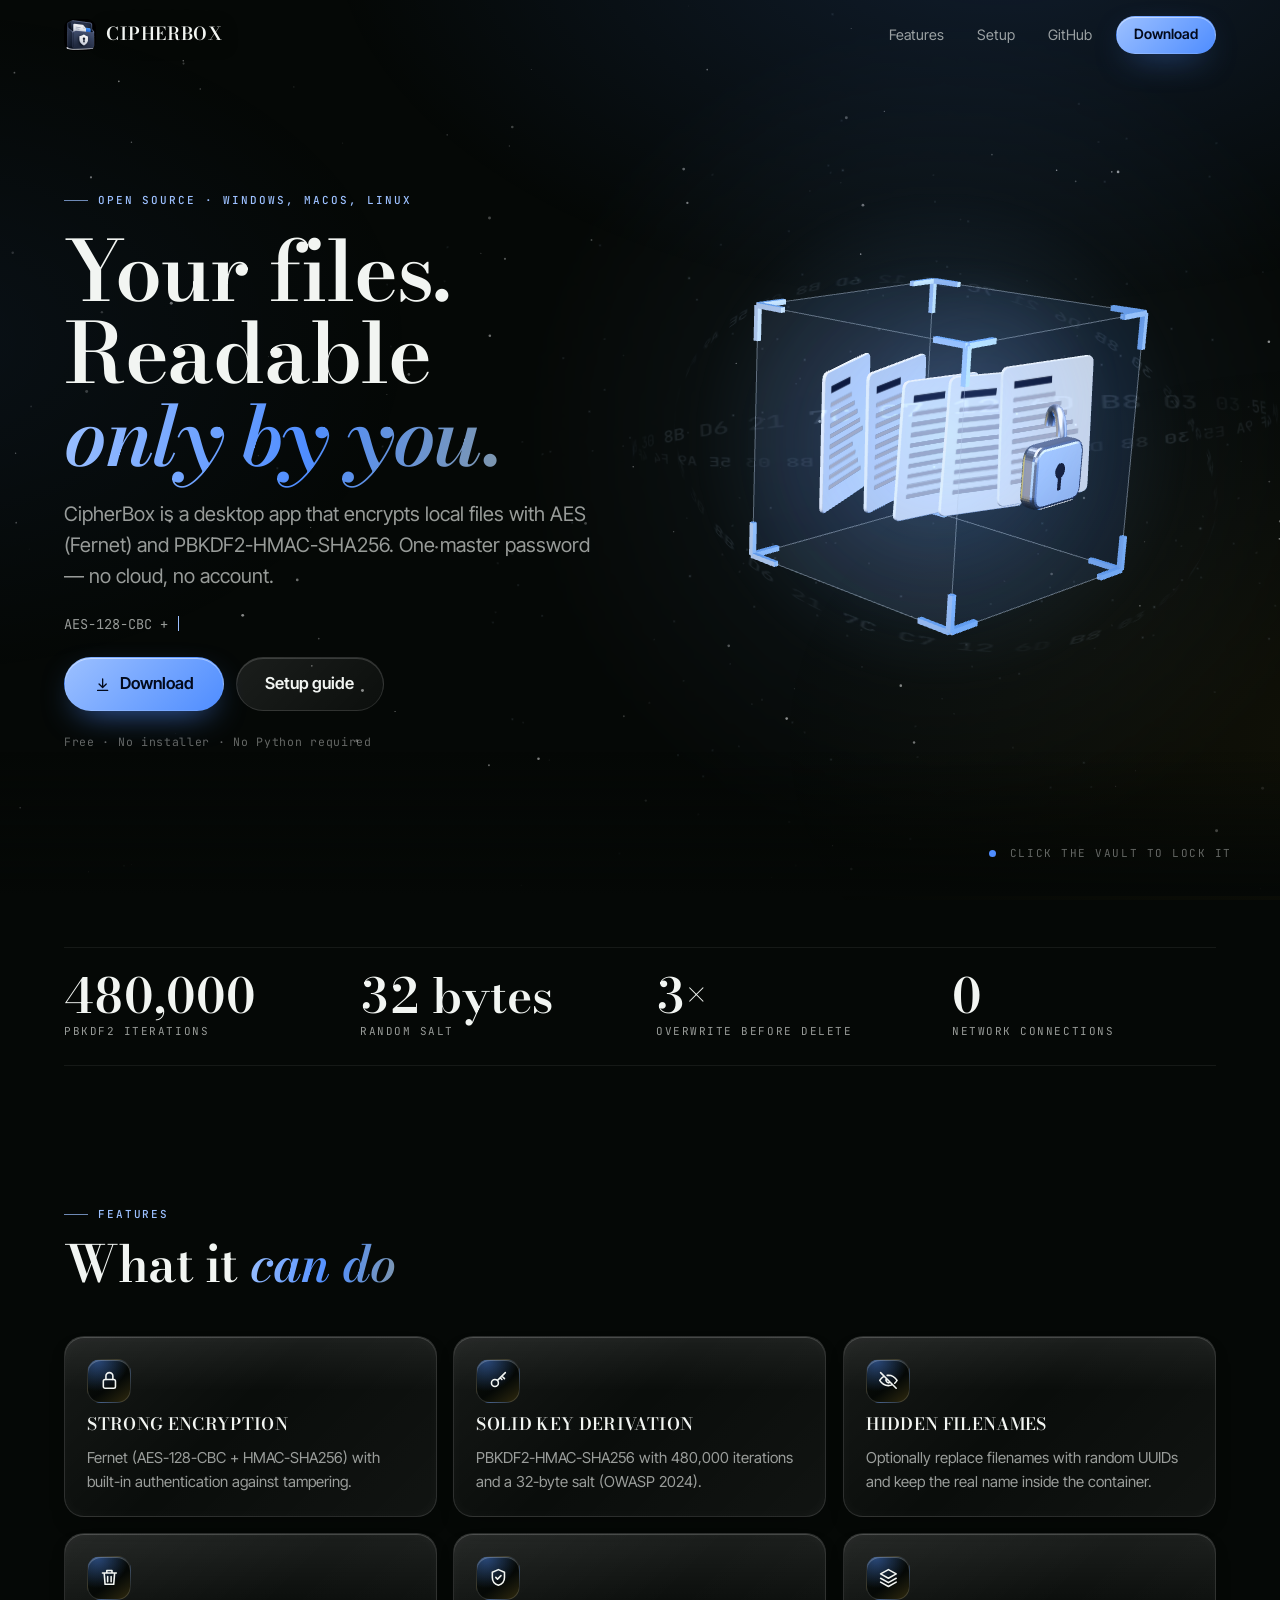
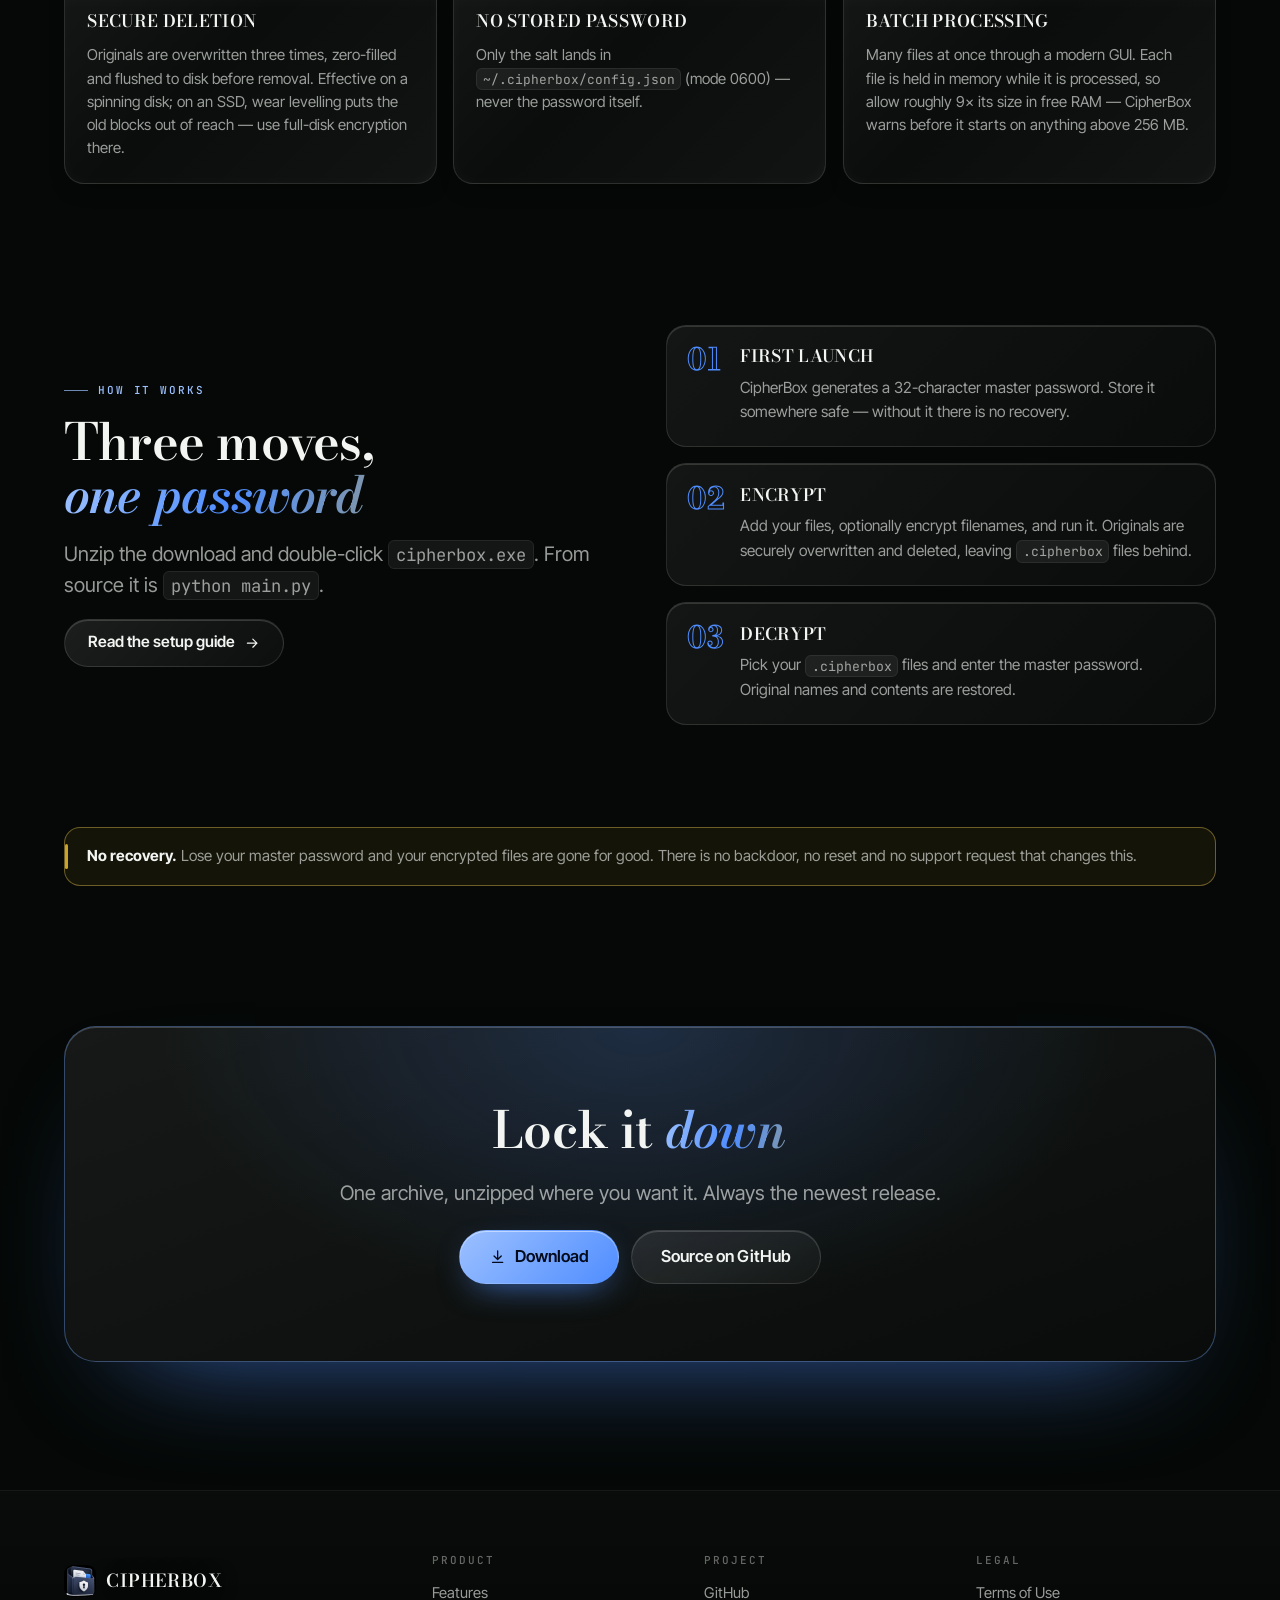
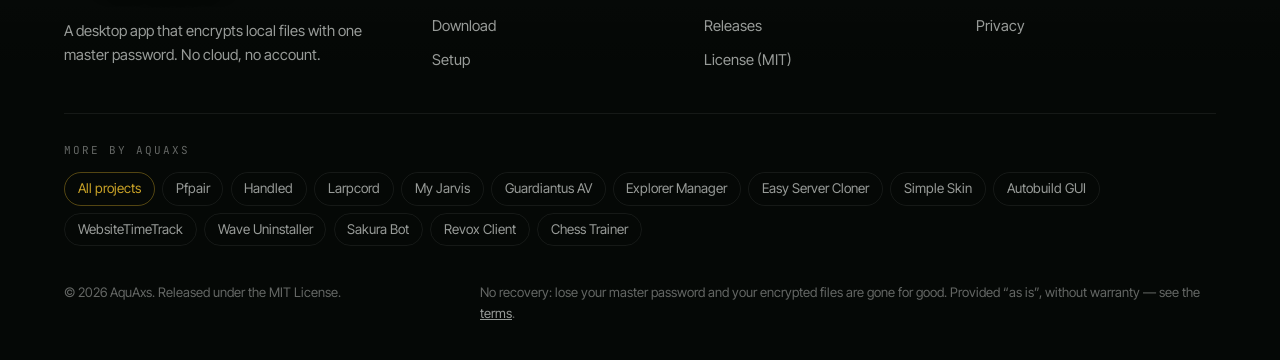
<file: site/index.html>
<!DOCTYPE html>
<html lang="en">
<head>
  <meta charset="utf-8">
  <meta name="viewport" content="width=device-width, initial-scale=1">
  <title>CipherBox — Secure File Encryption</title>
  <meta name="description" content="CipherBox encrypts your local files with Fernet (AES) and PBKDF2 — one master password, no cloud, no account.">
  <link rel="canonical" href="https://cipher-box-file-encrypter.vercel.app/">
  <meta name="theme-color" content="#050806">
  <meta name="color-scheme" content="dark">
  <meta property="og:type" content="website">
  <meta property="og:site_name" content="CipherBox">
  <meta property="og:title" content="CipherBox — Secure File Encryption">
  <meta property="og:description" content="CipherBox encrypts your local files with Fernet (AES) and PBKDF2 — one master password, no cloud, no account.">
  <meta property="og:url" content="https://cipher-box-file-encrypter.vercel.app/">
  <meta property="og:image" content="https://cipher-box-file-encrypter.vercel.app/assets/og-image.png">
  <meta property="og:image:width" content="1200">
  <meta property="og:image:height" content="630">
  <meta name="twitter:card" content="summary_large_image">
  <link rel="icon" href="assets/logo-128.png" type="image/png">
  <link rel="apple-touch-icon" href="assets/logo-180.png">
  <link rel="preload" href="assets/aqx/fonts/bodoni-moda-latin-600-normal.woff2" as="font" type="font/woff2" crossorigin>
  <link rel="preload" href="assets/aqx/fonts/inter-tight-latin-wght-normal.woff2" as="font" type="font/woff2" crossorigin>
  <link rel="stylesheet" href="assets/aqx/aqx.css">
  <link rel="stylesheet" href="assets/site.css">
  <script src="assets/aqx/boot.js"></script>
  <script type="module" src="assets/aqx/aqx.js"></script>
  <script type="application/ld+json">{"@context": "https://schema.org", "@type": "SoftwareApplication", "name": "CipherBox", "description": "CipherBox encrypts your local files with Fernet (AES) and PBKDF2 — one master password, no cloud, no account.", "url": "https://cipher-box-file-encrypter.vercel.app/", "applicationCategory": "SecurityApplication", "operatingSystem": "Windows, macOS, Linux", "offers": {"@type": "Offer", "price": "0", "priceCurrency": "USD"}, "author": {"@type": "Person", "name": "AquAxs", "url": "https://aqua.is-a.dev/"}, "image": "https://cipher-box-file-encrypter.vercel.app/assets/og-image.png", "license": "https://opensource.org/licenses/MIT", "sameAs": ["https://github.com/aquaxs1/CipherBox"]}</script>
</head>
<body>
  <a class="skip" href="#main">Skip to content</a>
  <canvas class="aqx-sky" aria-hidden="true"></canvas>
  <div class="aqx-aura" aria-hidden="true"></div>
  <div class="aqx-progress" aria-hidden="true"></div>

  <header class="nav" data-stuck="false" data-open="false">
    <div class="nav-inner">
      <a class="brand" href="./" aria-label="CipherBox home"><img src="assets/logo-128.png" alt="" width="32" height="32"><span>CipherBox</span></a>
      <button class="nav-toggle" type="button" aria-label="Menu" aria-expanded="false" aria-controls="nav-links"><span></span></button>
      <ul class="nav-links" id="nav-links">
        <li><a href="./#features">Features</a></li>
        <li><a href="setup">Setup</a></li>
        <li><a href="https://github.com/aquaxs1/CipherBox" rel="noopener">GitHub</a></li>
        <li><a class="btn btn-primary btn-sm" href="download">Download</a></li>
      </ul>
    </div>
  </header>

  <main id="main">
    <section class="hero">
      <div class="stage" data-scene="assets/scene.js" data-mode="hero" aria-hidden="true"><canvas></canvas></div>
      <div class="hero-inner">
        <div class="hero-copy">
          <span class="eyebrow">Open source · Windows, macOS, Linux</span>
          <h1>Your files. Readable <em>only by you.</em></h1>
          <p class="lead">CipherBox is a desktop app that encrypts local files with AES (Fernet) and PBKDF2-HMAC-SHA256. One master password — no cloud, no account.</p>
          <p class="typed" data-typed='["AES-128-CBC + HMAC-SHA256", "PBKDF2 · 480,000 iterations", "no cloud · no account · no telemetry"]'>AES-128-CBC + HMAC-SHA256</p>
          <div class="btn-row">
            <a class="btn btn-primary btn-lg" href="download"><svg viewBox="0 0 24 24" fill="none" stroke="currentColor" stroke-width="1.8" stroke-linecap="round" stroke-linejoin="round" aria-hidden="true"><path d="M12 4v11M7 11l5 5 5-5M5 20h14"/></svg>Download</a>
            <a class="btn btn-lg" href="setup">Setup guide</a>
          </div>
          <p class="hero-note">Free · No installer · No Python required</p>
        </div>
      </div>
      <span class="hero-hint">Click the vault to lock it</span>
    </section>

    <section class="sec">
      <div class="wrap">
        <div class="stats reveal">
          <div class="stat"><b data-count="480000">480,000</b><span>PBKDF2 iterations</span></div>
          <div class="stat"><b data-count="32" data-suffix=" bytes">32 bytes</b><span>random salt</span></div>
          <div class="stat"><b data-count="3" data-suffix="×">3×</b><span>overwrite before delete</span></div>
          <div class="stat"><b>0</b><span>network connections</span></div>
        </div>
      </div>
    </section>

    <section class="sec" id="features">
      <div class="wrap">
        <div class="sec-head reveal">
          <span class="eyebrow">Features</span>
          <h2>What it <em>can do</em></h2>
        </div>
        <div class="cards" data-cols="3">
          <article class="card reveal">
            <span class="icon"><svg viewBox="0 0 24 24" fill="none" stroke="currentColor" stroke-width="1.8" stroke-linecap="round" stroke-linejoin="round" aria-hidden="true"><rect x="5" y="11" width="14" height="10" rx="2"/><path d="M8 11V7a4 4 0 0 1 8 0v4"/></svg></span>
            <h3>Strong encryption</h3>
            <p>Fernet (AES-128-CBC + HMAC-SHA256) with built-in authentication against tampering.</p>
          </article>
          <article class="card reveal">
            <span class="icon"><svg viewBox="0 0 24 24" fill="none" stroke="currentColor" stroke-width="1.8" stroke-linecap="round" stroke-linejoin="round" aria-hidden="true"><circle cx="8" cy="15" r="4"/><path d="M11 12 20 3M16 7l3 3M14 9l2 2"/></svg></span>
            <h3>Solid key derivation</h3>
            <p>PBKDF2-HMAC-SHA256 with 480,000 iterations and a 32-byte salt (OWASP 2024).</p>
          </article>
          <article class="card reveal">
            <span class="icon"><svg viewBox="0 0 24 24" fill="none" stroke="currentColor" stroke-width="1.8" stroke-linecap="round" stroke-linejoin="round" aria-hidden="true"><path d="M3 3l18 18M10.6 6.2A9.8 9.8 0 0 1 12 6c5 0 8.5 3.6 10 6-.6 1-1.5 2.2-2.7 3.3M6.3 7.6C4.3 8.9 2.9 10.6 2 12c1.5 2.4 5 6 10 6 1.5 0 2.9-.3 4.1-.8M9.9 9.9a3 3 0 0 0 4.2 4.2"/></svg></span>
            <h3>Hidden filenames</h3>
            <p>Optionally replace filenames with random UUIDs and keep the real name inside the container.</p>
          </article>
          <article class="card reveal">
            <span class="icon"><svg viewBox="0 0 24 24" fill="none" stroke="currentColor" stroke-width="1.8" stroke-linecap="round" stroke-linejoin="round" aria-hidden="true"><path d="M4 7h16M9 7V4h6v3M6 7l1 13h10l1-13M10 11v6M14 11v6"/></svg></span>
            <h3>Secure deletion</h3>
            <p>Originals are overwritten three times, zero-filled and flushed to disk before removal. Effective on a spinning disk; on an SSD, wear levelling puts the old blocks out of reach — use full-disk encryption there.</p>
          </article>
          <article class="card reveal">
            <span class="icon"><svg viewBox="0 0 24 24" fill="none" stroke="currentColor" stroke-width="1.8" stroke-linecap="round" stroke-linejoin="round" aria-hidden="true"><path d="M12 3 5 6v6c0 4.4 3 7.7 7 9 4-1.3 7-4.6 7-9V6z"/><path d="m9 12 2 2 4-4"/></svg></span>
            <h3>No stored password</h3>
            <p>Only the salt lands in <code>~/.cipherbox/config.json</code> (mode 0600) — never the password itself.</p>
          </article>
          <article class="card reveal">
            <span class="icon"><svg viewBox="0 0 24 24" fill="none" stroke="currentColor" stroke-width="1.8" stroke-linecap="round" stroke-linejoin="round" aria-hidden="true"><path d="m12 3 9 5-9 5-9-5zM3 13l9 5 9-5M3 17.5l9 5 9-5"/></svg></span>
            <h3>Batch processing</h3>
            <p>Many files at once through a modern GUI. Each file is held in memory while it is processed, so allow roughly 9× its size in free RAM — CipherBox warns before it starts on anything above 256 MB.</p>
          </article>
        </div>
      </div>
    </section>

    <section class="sec" id="how">
      <div class="wrap">
        <div class="split">
          <div class="stack reveal">
            <span class="eyebrow">How it works</span>
            <h2>Three moves, <em>one password</em></h2>
            <p class="lead">Unzip the download and double-click <code>cipherbox.exe</code>. From source it is <code>python main.py</code>.</p>
            <a class="btn" href="setup">Read the setup guide<svg viewBox="0 0 24 24" fill="none" stroke="currentColor" stroke-width="1.8" stroke-linecap="round" stroke-linejoin="round" aria-hidden="true"><path d="M5 12h14M13 6l6 6-6 6"/></svg></a>
          </div>
          <ol class="steps">
            <li class="reveal">
              <h3>First launch</h3>
              <p>CipherBox generates a 32-character master password. Store it somewhere safe — without it there is no recovery.</p>
            </li>
            <li class="reveal">
              <h3>Encrypt</h3>
              <p>Add your files, optionally encrypt filenames, and run it. Originals are securely overwritten and deleted, leaving <code>.cipherbox</code> files behind.</p>
            </li>
            <li class="reveal">
              <h3>Decrypt</h3>
              <p>Pick your <code>.cipherbox</code> files and enter the master password. Original names and contents are restored.</p>
            </li>
          </ol>
        </div>
      </div>
    </section>

    <section class="sec">
      <div class="wrap">
        <div class="note warn reveal">
          <p><strong>No recovery.</strong> Lose your master password and your encrypted files are gone for good. There is no backdoor, no reset and no support request that changes this.</p>
        </div>
      </div>
    </section>

    <section class="sec">
      <div class="wrap">
        <div class="cta reveal">
          <h2>Lock it <em>down</em></h2>
          <p class="lead">One archive, unzipped where you want it. Always the newest release.</p>
          <div class="btn-row">
            <a class="btn btn-primary btn-lg" href="download"><svg viewBox="0 0 24 24" fill="none" stroke="currentColor" stroke-width="1.8" stroke-linecap="round" stroke-linejoin="round" aria-hidden="true"><path d="M12 4v11M7 11l5 5 5-5M5 20h14"/></svg>Download</a>
            <a class="btn btn-lg" href="https://github.com/aquaxs1/CipherBox" rel="noopener">Source on GitHub</a>
          </div>
        </div>
      </div>
    </section>
  </main>

  <footer class="footer">
    <div class="footer-inner">
      <div class="footer-top">
        <div class="footer-about">
          <a class="brand" href="./"><img src="assets/logo-128.png" alt="" width="32" height="32" loading="lazy"><span>CipherBox</span></a>
          <p>A desktop app that encrypts local files with one master password. No cloud, no account.</p>
        </div>
        <nav class="footer-col" aria-label="Product">
          <h2>Product</h2>
          <ul>
            <li><a href="./#features">Features</a></li>
            <li><a href="download">Download</a></li>
            <li><a href="setup">Setup</a></li>
          </ul>
        </nav>
        <nav class="footer-col" aria-label="Project">
          <h2>Project</h2>
          <ul>
            <li><a href="https://github.com/aquaxs1/CipherBox" rel="noopener">GitHub</a></li>
            <li><a href="https://github.com/aquaxs1/CipherBox/releases" rel="noopener">Releases</a></li>
            <li><a href="https://github.com/aquaxs1/CipherBox/blob/main/LICENSE" rel="noopener">License (MIT)</a></li>
          </ul>
        </nav>
        <nav class="footer-col" aria-label="Legal">
          <h2>Legal</h2>
          <ul>
            <li><a href="terms">Terms of Use</a></li>
            <li><a href="terms#privacy">Privacy</a></li>
          </ul>
        </nav>
      </div>
      <div class="family">
        <span class="family-label">More by AquAxs</span>
        <ul>
          <li><a href="https://aqua.is-a.dev/portfolio" data-home rel="noopener">All projects</a></li>
          <li><a href="https://pfpair.app/" rel="noopener">Pfpair</a></li>
          <li><a href="https://handled-market.vercel.app/" rel="noopener">Handled</a></li>
          <li><a href="https://larpcorddc.vercel.app/" rel="noopener">Larpcord</a></li>
          <li><a href="https://mybluejarvis.vercel.app/" rel="noopener">My Jarvis</a></li>
          <li><a href="https://guardiantus-av.vercel.app/" rel="noopener">Guardiantus AV</a></li>
          <li><a href="https://explorer-manager.vercel.app/" rel="noopener">Explorer Manager</a></li>
          <li><a href="https://easy-cloner.vercel.app/" rel="noopener">Easy Server Cloner</a></li>
          <li><a href="https://simple-skin.vercel.app/" rel="noopener">Simple Skin</a></li>
          <li><a href="https://autobuild-gui.vercel.app/" rel="noopener">Autobuild GUI</a></li>
          <li><a href="https://timetrackerextension.vercel.app/" rel="noopener">WebsiteTimeTrack</a></li>
          <li><a href="https://wave-uninstaller.vercel.app/" rel="noopener">Wave Uninstaller</a></li>
          <li><a href="https://discord-sakurabot.vercel.app/" rel="noopener">Sakura Bot</a></li>
          <li><a href="https://revox-client.vercel.app/" rel="noopener">Revox Client</a></li>
          <li><a href="https://chesstrainer.cc.cd/" rel="noopener">Chess Trainer</a></li>
        </ul>
      </div>
      <div class="footer-legal">
        <p>© 2026 AquAxs. Released under the MIT License.</p>
        <p>No recovery: lose your master password and your encrypted files are gone for good. Provided “as is”, without warranty — see the <a href="terms">terms</a>.</p>
      </div>
    </div>
  </footer>
</body>
</html>
</file>
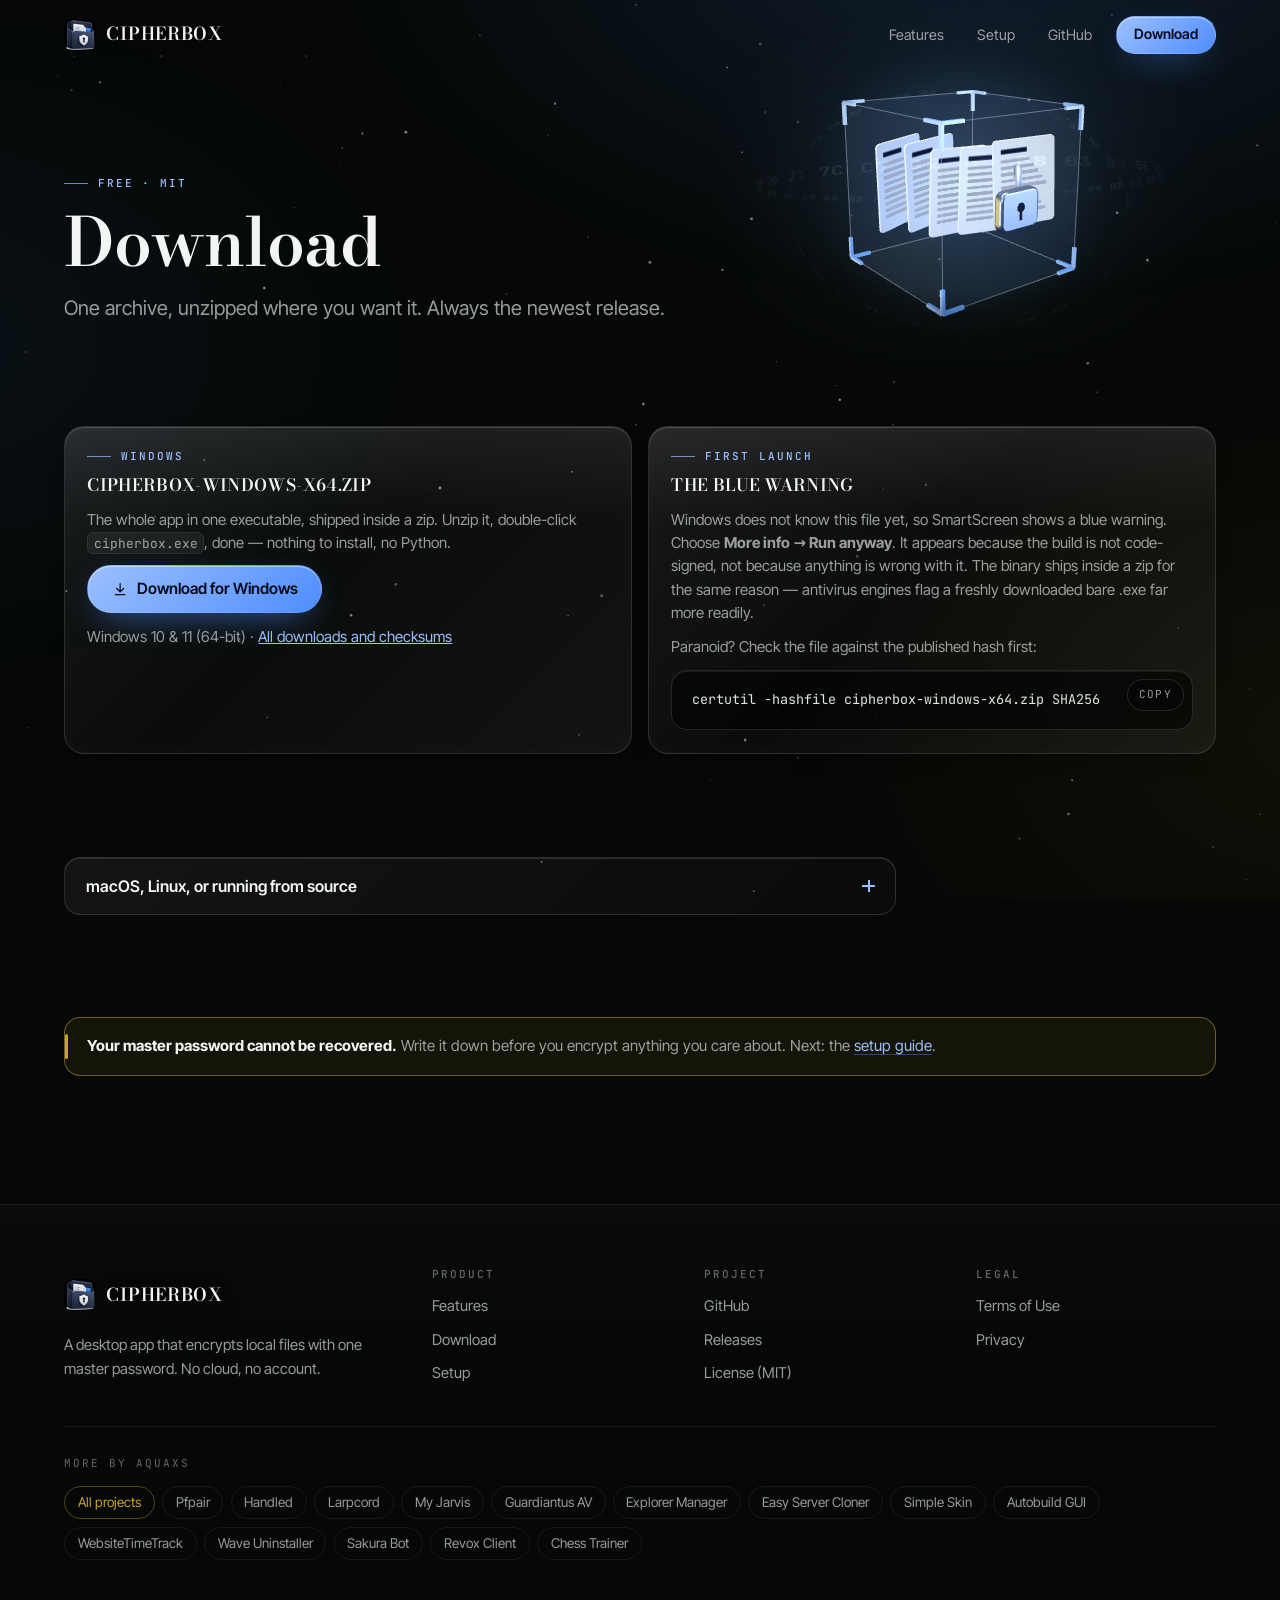
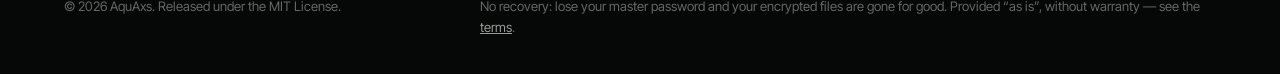
<file: site/download.html>
<!DOCTYPE html>
<html lang="en">
<head>
  <meta charset="utf-8">
  <meta name="viewport" content="width=device-width, initial-scale=1">
  <title>Download — CipherBox</title>
  <meta name="description" content="Download CipherBox for Windows, macOS or Linux — always the latest release, shipped as an archive.">
  <link rel="canonical" href="https://cipher-box-file-encrypter.vercel.app/download">
  <meta name="theme-color" content="#050806">
  <meta name="color-scheme" content="dark">
  <meta property="og:type" content="website">
  <meta property="og:site_name" content="CipherBox">
  <meta property="og:title" content="Download — CipherBox">
  <meta property="og:description" content="Download CipherBox for Windows, macOS or Linux — always the latest release, shipped as an archive.">
  <meta property="og:url" content="https://cipher-box-file-encrypter.vercel.app/download">
  <meta property="og:image" content="https://cipher-box-file-encrypter.vercel.app/assets/og-image.png">
  <meta property="og:image:width" content="1200">
  <meta property="og:image:height" content="630">
  <meta name="twitter:card" content="summary_large_image">
  <link rel="icon" href="assets/logo-128.png" type="image/png">
  <link rel="apple-touch-icon" href="assets/logo-180.png">
  <link rel="preload" href="assets/aqx/fonts/bodoni-moda-latin-600-normal.woff2" as="font" type="font/woff2" crossorigin>
  <link rel="preload" href="assets/aqx/fonts/inter-tight-latin-wght-normal.woff2" as="font" type="font/woff2" crossorigin>
  <link rel="stylesheet" href="assets/aqx/aqx.css">
  <link rel="stylesheet" href="assets/site.css">
  <script src="assets/aqx/boot.js"></script>
  <script type="module" src="assets/aqx/aqx.js"></script>
</head>
<body>
  <a class="skip" href="#main">Skip to content</a>
  <canvas class="aqx-sky" aria-hidden="true"></canvas>
  <div class="aqx-aura" aria-hidden="true"></div>
  <div class="aqx-progress" aria-hidden="true"></div>

  <header class="nav" data-stuck="false" data-open="false">
    <div class="nav-inner">
      <a class="brand" href="./" aria-label="CipherBox home"><img src="assets/logo-128.png" alt="" width="32" height="32"><span>CipherBox</span></a>
      <button class="nav-toggle" type="button" aria-label="Menu" aria-expanded="false" aria-controls="nav-links"><span></span></button>
      <ul class="nav-links" id="nav-links">
        <li><a href="./#features">Features</a></li>
        <li><a href="setup">Setup</a></li>
        <li><a href="https://github.com/aquaxs1/CipherBox" rel="noopener">GitHub</a></li>
        <li><a class="btn btn-primary btn-sm" href="download">Download</a></li>
      </ul>
    </div>
  </header>

  <main id="main">
<header class="page-head">
      <div class="stage" data-scene="assets/scene.js" data-mode="mini" aria-hidden="true"><canvas></canvas></div>
      <div class="page-head-inner">
        <span class="eyebrow">Free · MIT</span>
        <h1>Download</h1>
        <p class="lead">One archive, unzipped where you want it. Always the newest release.</p>
      </div>
    </header>

    <section class="sec" id="install">
      <div class="wrap">
        <div class="cards" data-cols="2">
          <article class="card reveal">
            <span class="eyebrow">Windows</span>
            <h3>cipherbox-windows-x64.zip</h3>
            <p>The whole app in one executable, shipped inside a zip. Unzip it, double-click <code>cipherbox.exe</code>, done — nothing to install, no Python.</p>
            <div class="btn-row">
              <a class="btn btn-primary" href="https://github.com/aquaxs1/CipherBox/releases/latest/download/cipherbox-windows-x64.zip" rel="noopener"><svg viewBox="0 0 24 24" fill="none" stroke="currentColor" stroke-width="1.8" stroke-linecap="round" stroke-linejoin="round" aria-hidden="true"><path d="M12 4v11M7 11l5 5 5-5M5 20h14"/></svg>Download for Windows</a>
            </div>
            <p class="muted">Windows 10 &amp; 11 (64-bit) · <a href="https://github.com/aquaxs1/CipherBox/releases/latest" rel="noopener">All downloads and checksums</a></p>
          </article>
          <article class="card reveal">
            <span class="eyebrow">First launch</span>
            <h3>The blue warning</h3>
            <p>Windows does not know this file yet, so SmartScreen shows a blue warning. Choose <strong>More info → Run anyway</strong>. It appears because the build is not code-signed, not because anything is wrong with it. The binary ships inside a zip for the same reason — antivirus engines flag a freshly downloaded bare .exe far more readily.</p>
            <p>Paranoid? Check the file against the published hash first:</p>
            <pre><code>certutil -hashfile cipherbox-windows-x64.zip SHA256</code></pre>
          </article>
        </div>
      </div>
    </section>

    <section class="sec">
      <div class="wrap">
        <div class="faq">
          <details class="reveal">
            <summary>macOS, Linux, or running from source</summary>
            <p>Prebuilt macOS and Linux binaries ship with tagged releases when they are available — check the <a class="textlink" href="https://github.com/aquaxs1/CipherBox/releases/latest" rel="noopener">latest release</a>. Otherwise run it from source on any platform. Needs Python 3.10+:</p>
            <pre><code>git clone https://github.com/aquaxs1/CipherBox.git
cd CipherBox
pip install -r requirements.txt
python main.py</code></pre>
            <p class="muted">This pulls in <code>customtkinter</code> and <code>cryptography</code>, and skips the unsigned-binary warning entirely.</p>
          </details>
        </div>
      </div>
    </section>

    <section class="sec">
      <div class="wrap">
        <div class="note warn reveal">
          <p><strong>Your master password cannot be recovered.</strong> Write it down before you encrypt anything you care about. Next: the <a class="textlink" href="setup">setup guide</a>.</p>
        </div>
      </div>
    </section>
  </main>

  <footer class="footer">
    <div class="footer-inner">
      <div class="footer-top">
        <div class="footer-about">
          <a class="brand" href="./"><img src="assets/logo-128.png" alt="" width="32" height="32" loading="lazy"><span>CipherBox</span></a>
          <p>A desktop app that encrypts local files with one master password. No cloud, no account.</p>
        </div>
        <nav class="footer-col" aria-label="Product">
          <h2>Product</h2>
          <ul>
            <li><a href="./#features">Features</a></li>
            <li><a href="download">Download</a></li>
            <li><a href="setup">Setup</a></li>
          </ul>
        </nav>
        <nav class="footer-col" aria-label="Project">
          <h2>Project</h2>
          <ul>
            <li><a href="https://github.com/aquaxs1/CipherBox" rel="noopener">GitHub</a></li>
            <li><a href="https://github.com/aquaxs1/CipherBox/releases" rel="noopener">Releases</a></li>
            <li><a href="https://github.com/aquaxs1/CipherBox/blob/main/LICENSE" rel="noopener">License (MIT)</a></li>
          </ul>
        </nav>
        <nav class="footer-col" aria-label="Legal">
          <h2>Legal</h2>
          <ul>
            <li><a href="terms">Terms of Use</a></li>
            <li><a href="terms#privacy">Privacy</a></li>
          </ul>
        </nav>
      </div>
      <div class="family">
        <span class="family-label">More by AquAxs</span>
        <ul>
          <li><a href="https://aqua.is-a.dev/portfolio" data-home rel="noopener">All projects</a></li>
          <li><a href="https://pfpair.app/" rel="noopener">Pfpair</a></li>
          <li><a href="https://handled-market.vercel.app/" rel="noopener">Handled</a></li>
          <li><a href="https://larpcorddc.vercel.app/" rel="noopener">Larpcord</a></li>
          <li><a href="https://mybluejarvis.vercel.app/" rel="noopener">My Jarvis</a></li>
          <li><a href="https://guardiantus-av.vercel.app/" rel="noopener">Guardiantus AV</a></li>
          <li><a href="https://explorer-manager.vercel.app/" rel="noopener">Explorer Manager</a></li>
          <li><a href="https://easy-cloner.vercel.app/" rel="noopener">Easy Server Cloner</a></li>
          <li><a href="https://simple-skin.vercel.app/" rel="noopener">Simple Skin</a></li>
          <li><a href="https://autobuild-gui.vercel.app/" rel="noopener">Autobuild GUI</a></li>
          <li><a href="https://timetrackerextension.vercel.app/" rel="noopener">WebsiteTimeTrack</a></li>
          <li><a href="https://wave-uninstaller.vercel.app/" rel="noopener">Wave Uninstaller</a></li>
          <li><a href="https://discord-sakurabot.vercel.app/" rel="noopener">Sakura Bot</a></li>
          <li><a href="https://revox-client.vercel.app/" rel="noopener">Revox Client</a></li>
          <li><a href="https://chesstrainer.cc.cd/" rel="noopener">Chess Trainer</a></li>
        </ul>
      </div>
      <div class="footer-legal">
        <p>© 2026 AquAxs. Released under the MIT License.</p>
        <p>No recovery: lose your master password and your encrypted files are gone for good. Provided “as is”, without warranty — see the <a href="terms">terms</a>.</p>
      </div>
    </div>
  </footer>
</body>
</html>
</file>
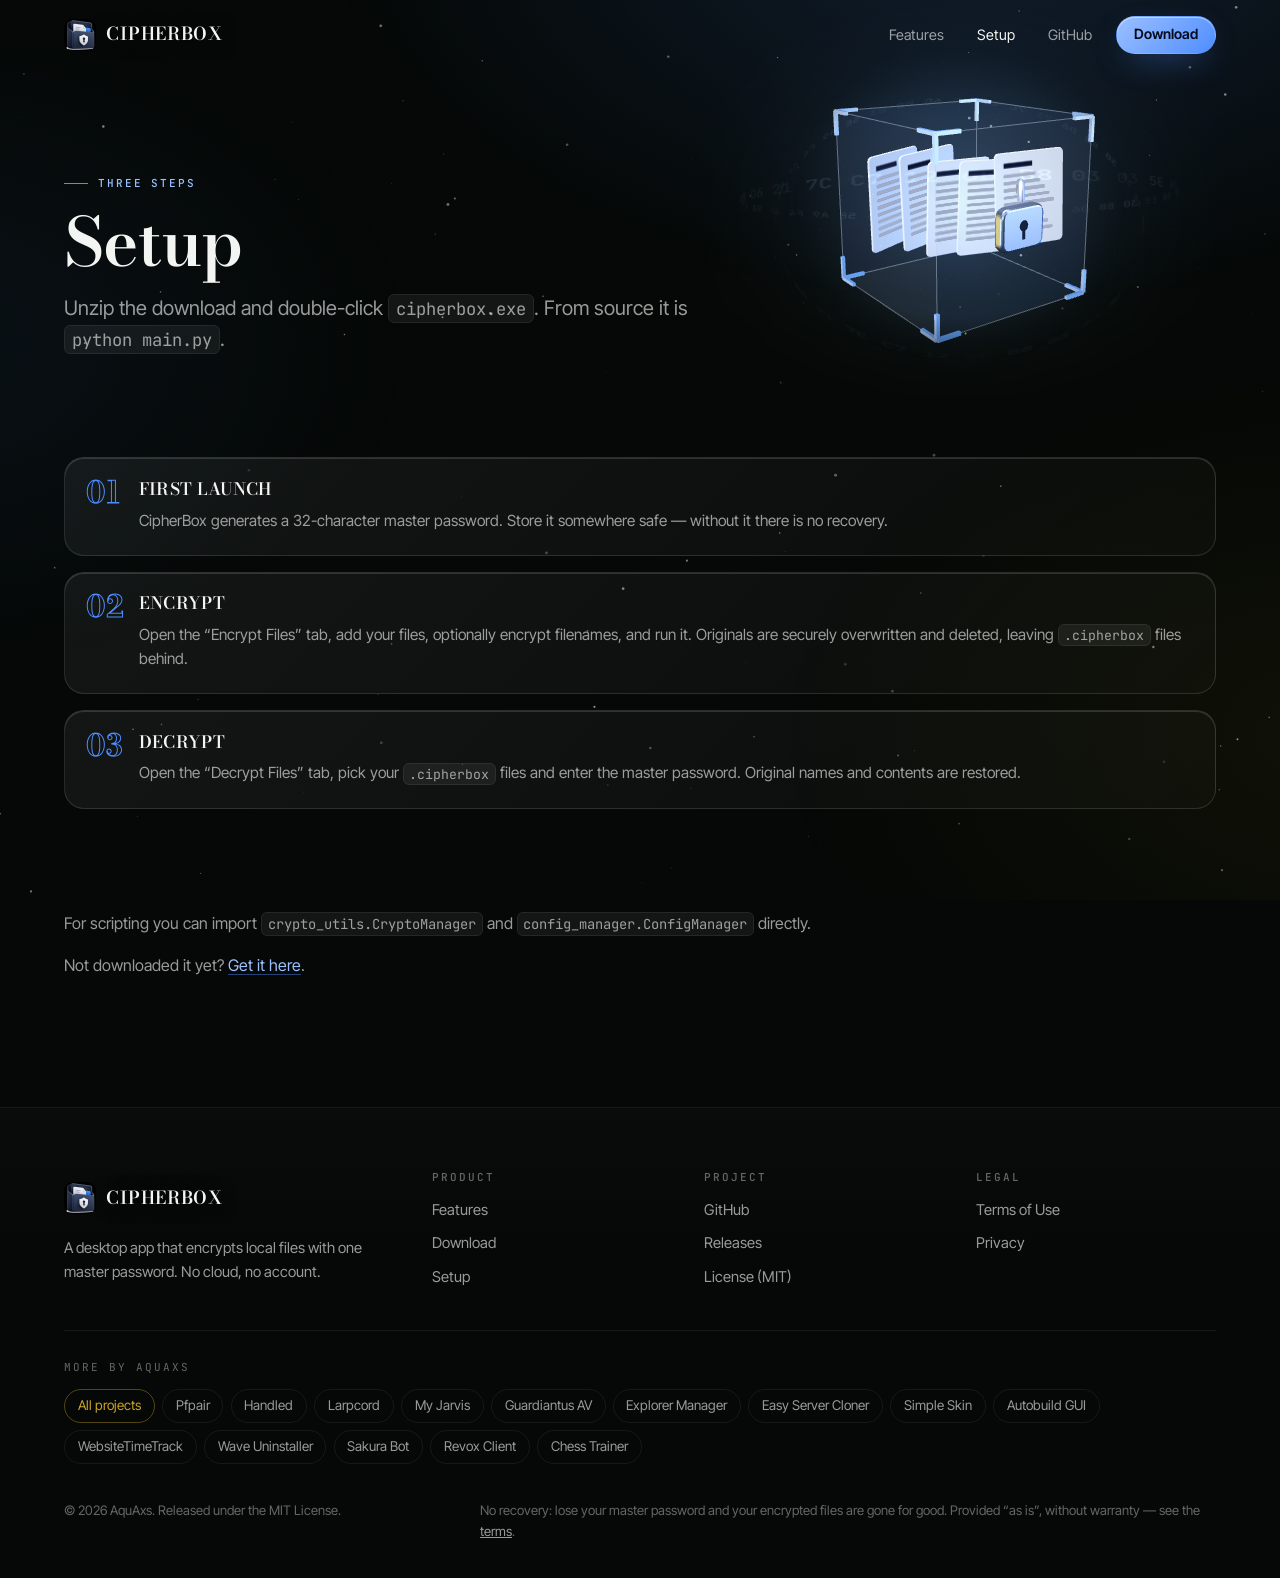
<file: site/setup.html>
<!DOCTYPE html>
<html lang="en">
<head>
  <meta charset="utf-8">
  <meta name="viewport" content="width=device-width, initial-scale=1">
  <title>Setup — CipherBox</title>
  <meta name="description" content="How to set up CipherBox: first launch, your master password, encrypting and decrypting files.">
  <link rel="canonical" href="https://cipher-box-file-encrypter.vercel.app/setup">
  <meta name="theme-color" content="#050806">
  <meta name="color-scheme" content="dark">
  <meta property="og:type" content="website">
  <meta property="og:site_name" content="CipherBox">
  <meta property="og:title" content="Setup — CipherBox">
  <meta property="og:description" content="How to set up CipherBox: first launch, your master password, encrypting and decrypting files.">
  <meta property="og:url" content="https://cipher-box-file-encrypter.vercel.app/setup">
  <meta property="og:image" content="https://cipher-box-file-encrypter.vercel.app/assets/og-image.png">
  <meta property="og:image:width" content="1200">
  <meta property="og:image:height" content="630">
  <meta name="twitter:card" content="summary_large_image">
  <link rel="icon" href="assets/logo-128.png" type="image/png">
  <link rel="apple-touch-icon" href="assets/logo-180.png">
  <link rel="preload" href="assets/aqx/fonts/bodoni-moda-latin-600-normal.woff2" as="font" type="font/woff2" crossorigin>
  <link rel="preload" href="assets/aqx/fonts/inter-tight-latin-wght-normal.woff2" as="font" type="font/woff2" crossorigin>
  <link rel="stylesheet" href="assets/aqx/aqx.css">
  <link rel="stylesheet" href="assets/site.css">
  <script src="assets/aqx/boot.js"></script>
  <script type="module" src="assets/aqx/aqx.js"></script>
</head>
<body>
  <a class="skip" href="#main">Skip to content</a>
  <canvas class="aqx-sky" aria-hidden="true"></canvas>
  <div class="aqx-aura" aria-hidden="true"></div>
  <div class="aqx-progress" aria-hidden="true"></div>

  <header class="nav" data-stuck="false" data-open="false">
    <div class="nav-inner">
      <a class="brand" href="./" aria-label="CipherBox home"><img src="assets/logo-128.png" alt="" width="32" height="32"><span>CipherBox</span></a>
      <button class="nav-toggle" type="button" aria-label="Menu" aria-expanded="false" aria-controls="nav-links"><span></span></button>
      <ul class="nav-links" id="nav-links">
        <li><a href="./#features">Features</a></li>
        <li><a href="setup" aria-current="page">Setup</a></li>
        <li><a href="https://github.com/aquaxs1/CipherBox" rel="noopener">GitHub</a></li>
        <li><a class="btn btn-primary btn-sm" href="download">Download</a></li>
      </ul>
    </div>
  </header>

  <main id="main">
<header class="page-head">
      <div class="stage" data-scene="assets/scene.js" data-mode="mini" aria-hidden="true"><canvas></canvas></div>
      <div class="page-head-inner">
        <span class="eyebrow">Three steps</span>
        <h1>Setup</h1>
        <p class="lead">Unzip the download and double-click <code>cipherbox.exe</code>. From source it is <code>python main.py</code>.</p>
      </div>
    </header>

    <section class="sec" id="usage">
      <div class="wrap">
        <ol class="steps">
          <li class="reveal">
            <h3>First launch</h3>
            <p>CipherBox generates a 32-character master password. Store it somewhere safe — without it there is no recovery.</p>
          </li>
          <li class="reveal">
            <h3>Encrypt</h3>
            <p>Open the “Encrypt Files” tab, add your files, optionally encrypt filenames, and run it. Originals are securely overwritten and deleted, leaving <code>.cipherbox</code> files behind.</p>
          </li>
          <li class="reveal">
            <h3>Decrypt</h3>
            <p>Open the “Decrypt Files” tab, pick your <code>.cipherbox</code> files and enter the master password. Original names and contents are restored.</p>
          </li>
        </ol>
      </div>
    </section>

    <section class="sec">
      <div class="wrap">
        <div class="prose reveal">
          <p>For scripting you can import <code>crypto_utils.CryptoManager</code> and <code>config_manager.ConfigManager</code> directly.</p>
          <p>Not downloaded it yet? <a href="download">Get it here</a>.</p>
        </div>
      </div>
    </section>
  </main>

  <footer class="footer">
    <div class="footer-inner">
      <div class="footer-top">
        <div class="footer-about">
          <a class="brand" href="./"><img src="assets/logo-128.png" alt="" width="32" height="32" loading="lazy"><span>CipherBox</span></a>
          <p>A desktop app that encrypts local files with one master password. No cloud, no account.</p>
        </div>
        <nav class="footer-col" aria-label="Product">
          <h2>Product</h2>
          <ul>
            <li><a href="./#features">Features</a></li>
            <li><a href="download">Download</a></li>
            <li><a href="setup">Setup</a></li>
          </ul>
        </nav>
        <nav class="footer-col" aria-label="Project">
          <h2>Project</h2>
          <ul>
            <li><a href="https://github.com/aquaxs1/CipherBox" rel="noopener">GitHub</a></li>
            <li><a href="https://github.com/aquaxs1/CipherBox/releases" rel="noopener">Releases</a></li>
            <li><a href="https://github.com/aquaxs1/CipherBox/blob/main/LICENSE" rel="noopener">License (MIT)</a></li>
          </ul>
        </nav>
        <nav class="footer-col" aria-label="Legal">
          <h2>Legal</h2>
          <ul>
            <li><a href="terms">Terms of Use</a></li>
            <li><a href="terms#privacy">Privacy</a></li>
          </ul>
        </nav>
      </div>
      <div class="family">
        <span class="family-label">More by AquAxs</span>
        <ul>
          <li><a href="https://aqua.is-a.dev/portfolio" data-home rel="noopener">All projects</a></li>
          <li><a href="https://pfpair.app/" rel="noopener">Pfpair</a></li>
          <li><a href="https://handled-market.vercel.app/" rel="noopener">Handled</a></li>
          <li><a href="https://larpcorddc.vercel.app/" rel="noopener">Larpcord</a></li>
          <li><a href="https://mybluejarvis.vercel.app/" rel="noopener">My Jarvis</a></li>
          <li><a href="https://guardiantus-av.vercel.app/" rel="noopener">Guardiantus AV</a></li>
          <li><a href="https://explorer-manager.vercel.app/" rel="noopener">Explorer Manager</a></li>
          <li><a href="https://easy-cloner.vercel.app/" rel="noopener">Easy Server Cloner</a></li>
          <li><a href="https://simple-skin.vercel.app/" rel="noopener">Simple Skin</a></li>
          <li><a href="https://autobuild-gui.vercel.app/" rel="noopener">Autobuild GUI</a></li>
          <li><a href="https://timetrackerextension.vercel.app/" rel="noopener">WebsiteTimeTrack</a></li>
          <li><a href="https://wave-uninstaller.vercel.app/" rel="noopener">Wave Uninstaller</a></li>
          <li><a href="https://discord-sakurabot.vercel.app/" rel="noopener">Sakura Bot</a></li>
          <li><a href="https://revox-client.vercel.app/" rel="noopener">Revox Client</a></li>
          <li><a href="https://chesstrainer.cc.cd/" rel="noopener">Chess Trainer</a></li>
        </ul>
      </div>
      <div class="footer-legal">
        <p>© 2026 AquAxs. Released under the MIT License.</p>
        <p>No recovery: lose your master password and your encrypted files are gone for good. Provided “as is”, without warranty — see the <a href="terms">terms</a>.</p>
      </div>
    </div>
  </footer>
</body>
</html>
</file>
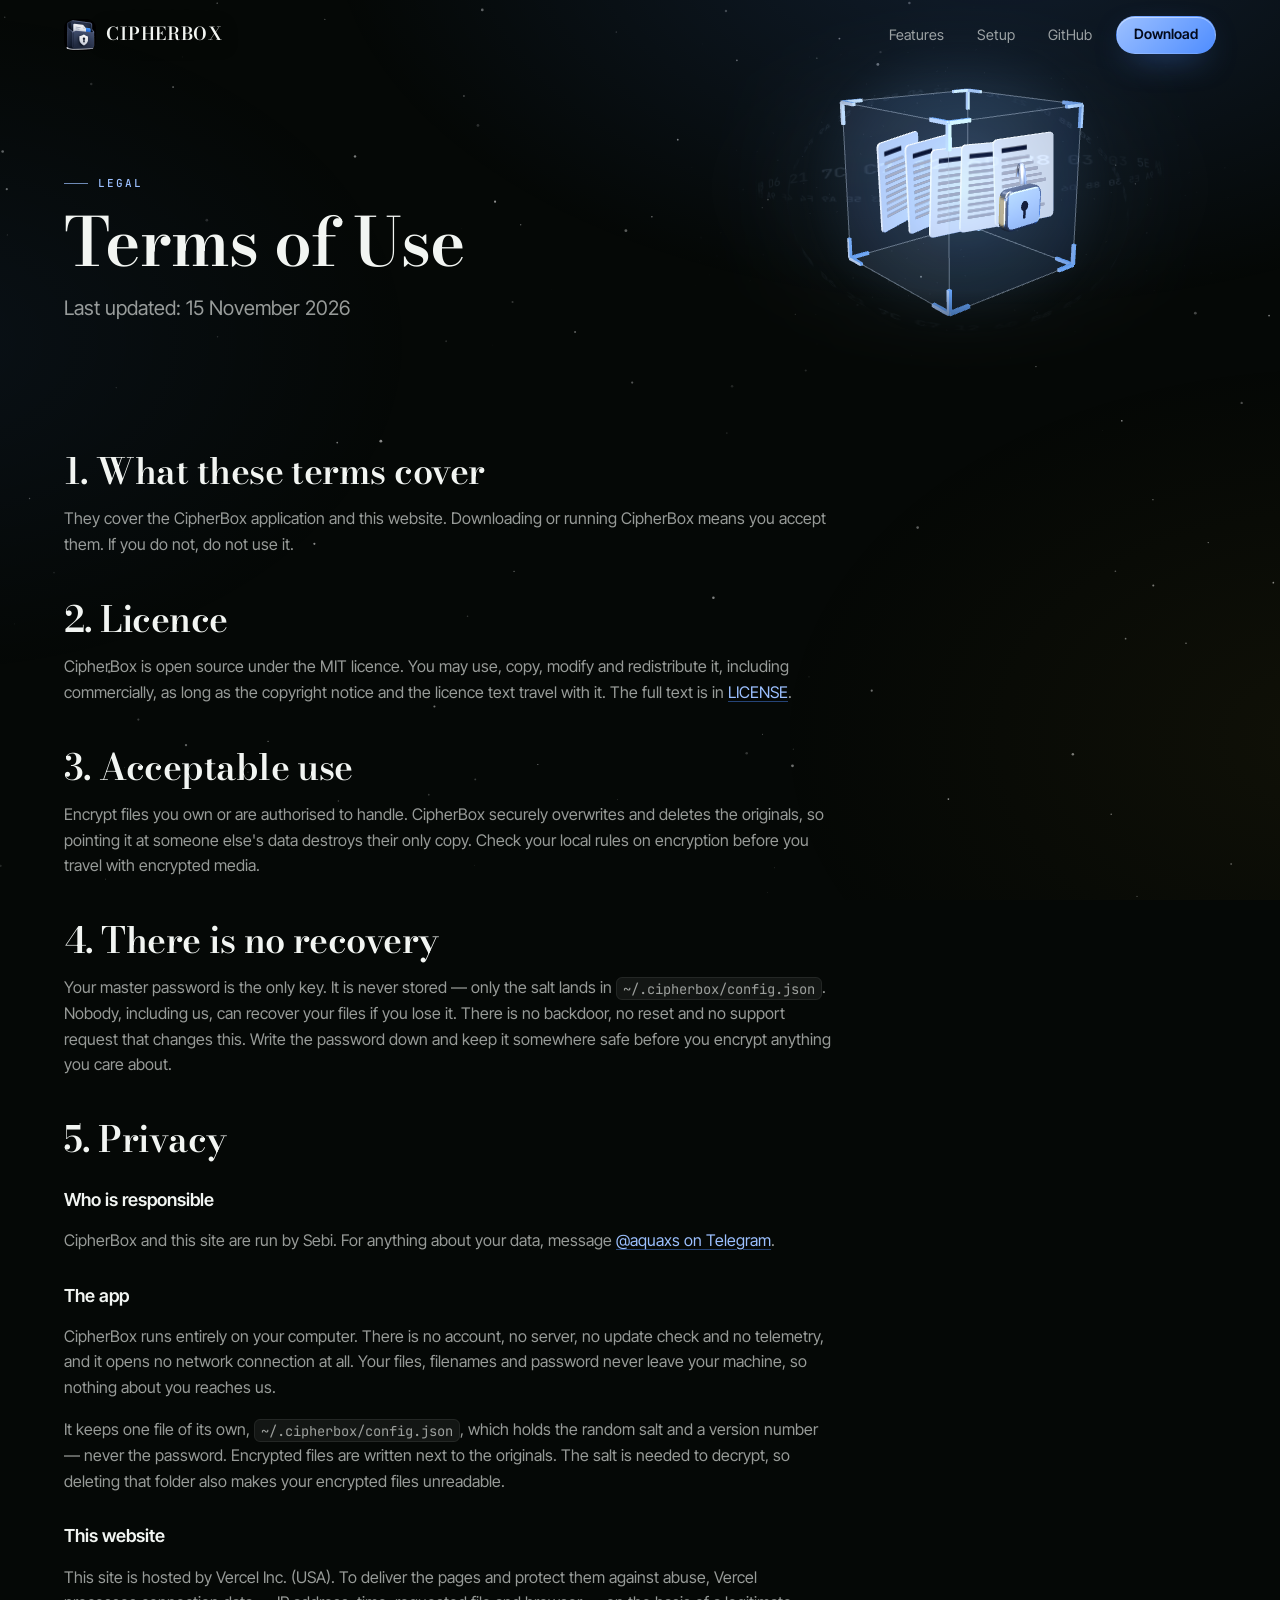
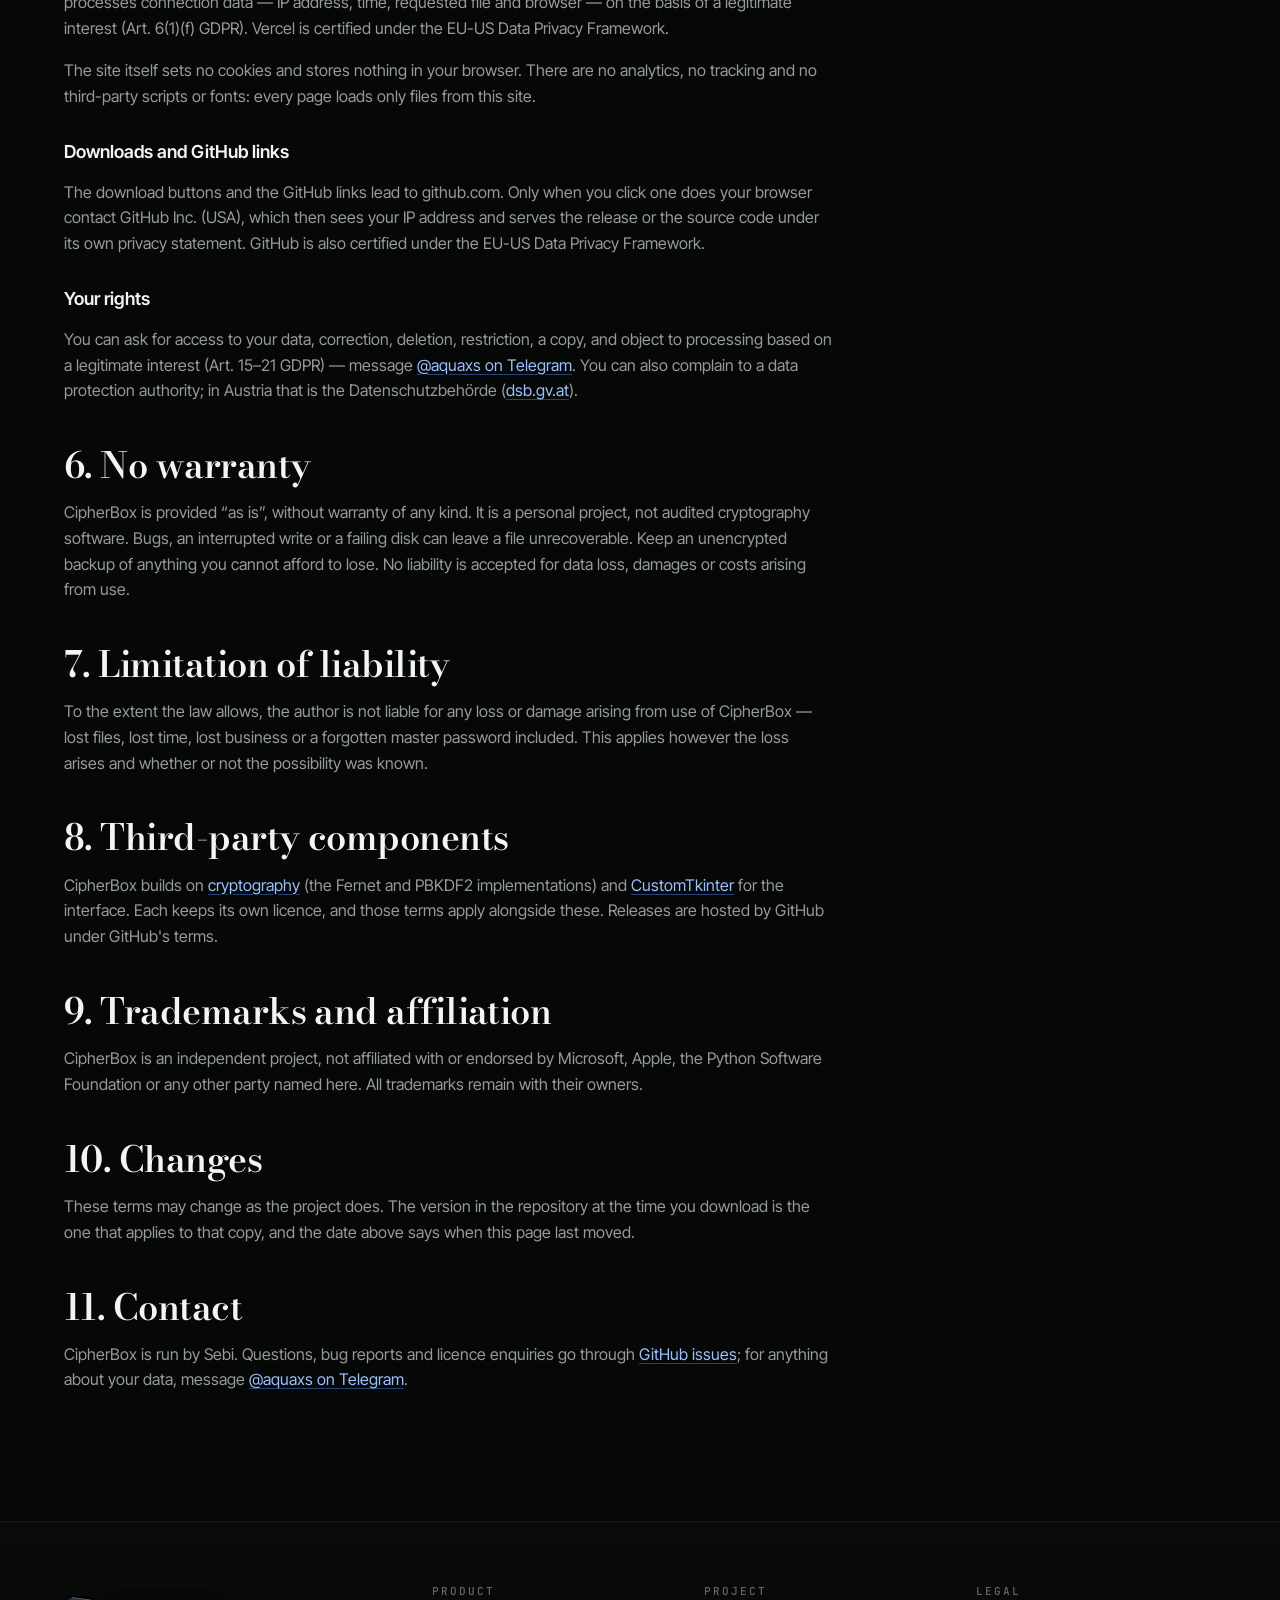
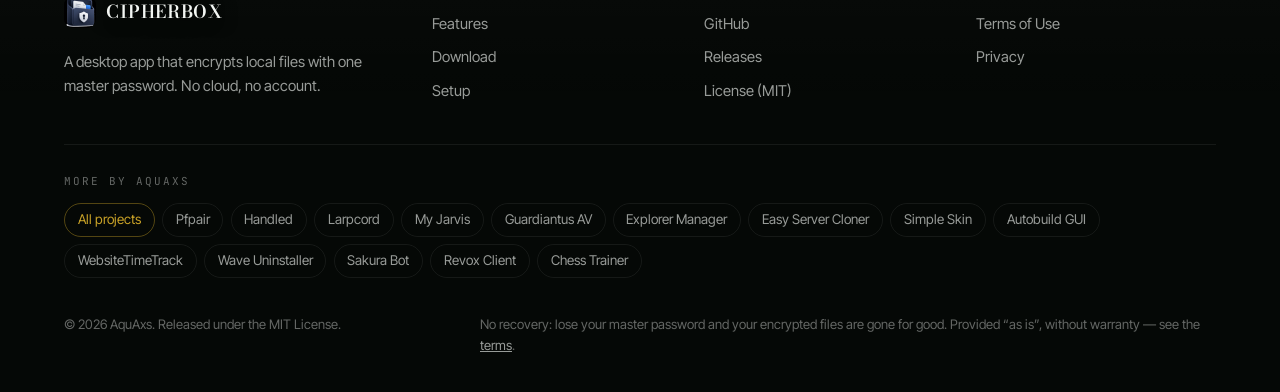
<file: site/terms.html>
<!DOCTYPE html>
<html lang="en">
<head>
  <meta charset="utf-8">
  <meta name="viewport" content="width=device-width, initial-scale=1">
  <title>Terms of Use — CipherBox</title>
  <meta name="description" content="Licence, acceptable use, privacy and disclaimers for CipherBox and this website.">
  <link rel="canonical" href="https://cipher-box-file-encrypter.vercel.app/terms">
  <meta name="theme-color" content="#050806">
  <meta name="color-scheme" content="dark">
  <meta property="og:type" content="website">
  <meta property="og:site_name" content="CipherBox">
  <meta property="og:title" content="Terms of Use — CipherBox">
  <meta property="og:description" content="Licence, acceptable use, privacy and disclaimers for CipherBox and this website.">
  <meta property="og:url" content="https://cipher-box-file-encrypter.vercel.app/terms">
  <meta property="og:image" content="https://cipher-box-file-encrypter.vercel.app/assets/og-image.png">
  <meta property="og:image:width" content="1200">
  <meta property="og:image:height" content="630">
  <meta name="twitter:card" content="summary_large_image">
  <link rel="icon" href="assets/logo-128.png" type="image/png">
  <link rel="apple-touch-icon" href="assets/logo-180.png">
  <link rel="preload" href="assets/aqx/fonts/bodoni-moda-latin-600-normal.woff2" as="font" type="font/woff2" crossorigin>
  <link rel="preload" href="assets/aqx/fonts/inter-tight-latin-wght-normal.woff2" as="font" type="font/woff2" crossorigin>
  <link rel="stylesheet" href="assets/aqx/aqx.css">
  <link rel="stylesheet" href="assets/site.css">
  <script src="assets/aqx/boot.js"></script>
  <script type="module" src="assets/aqx/aqx.js"></script>
</head>
<body>
  <a class="skip" href="#main">Skip to content</a>
  <canvas class="aqx-sky" aria-hidden="true"></canvas>
  <div class="aqx-aura" aria-hidden="true"></div>
  <div class="aqx-progress" aria-hidden="true"></div>

  <header class="nav" data-stuck="false" data-open="false">
    <div class="nav-inner">
      <a class="brand" href="./" aria-label="CipherBox home"><img src="assets/logo-128.png" alt="" width="32" height="32"><span>CipherBox</span></a>
      <button class="nav-toggle" type="button" aria-label="Menu" aria-expanded="false" aria-controls="nav-links"><span></span></button>
      <ul class="nav-links" id="nav-links">
        <li><a href="./#features">Features</a></li>
        <li><a href="setup">Setup</a></li>
        <li><a href="https://github.com/aquaxs1/CipherBox" rel="noopener">GitHub</a></li>
        <li><a class="btn btn-primary btn-sm" href="download">Download</a></li>
      </ul>
    </div>
  </header>

  <main id="main">
<header class="page-head">
      <div class="stage" data-scene="assets/scene.js" data-mode="mini" aria-hidden="true"><canvas></canvas></div>
      <div class="page-head-inner">
        <span class="eyebrow">Legal</span>
        <h1>Terms of Use</h1>
        <p class="lead">Last updated: 15 November 2026</p>
      </div>
    </header>

    <section class="sec">
      <div class="wrap">
        <div class="prose reveal">
          <h2 id="scope">1. What these terms cover</h2>
          <p>They cover the CipherBox application and this website. Downloading or running CipherBox means you accept them. If you do not, do not use it.</p>
          <h2 id="licence">2. Licence</h2>
          <p>CipherBox is open source under the MIT licence. You may use, copy, modify and redistribute it, including commercially, as long as the copyright notice and the licence text travel with it. The full text is in <a href="https://github.com/aquaxs1/CipherBox/blob/main/LICENSE" rel="noopener">LICENSE</a>.</p>
          <h2 id="use">3. Acceptable use</h2>
          <p>Encrypt files you own or are authorised to handle. CipherBox securely overwrites and deletes the originals, so pointing it at someone else's data destroys their only copy. Check your local rules on encryption before you travel with encrypted media.</p>
          <h2 id="recovery">4. There is no recovery</h2>
          <p>Your master password is the only key. It is never stored — only the salt lands in <code>~/.cipherbox/config.json</code>. Nobody, including us, can recover your files if you lose it. There is no backdoor, no reset and no support request that changes this. Write the password down and keep it somewhere safe before you encrypt anything you care about.</p>
          <h2 id="privacy">5. Privacy</h2>
          <h3>Who is responsible</h3>
          <p>CipherBox and this site are run by Sebi. For anything about your data, message <a href="https://t.me/aquaxs" rel="noopener">@aquaxs on Telegram</a>.</p>
          <h3>The app</h3>
          <p>CipherBox runs entirely on your computer. There is no account, no server, no update check and no telemetry, and it opens no network connection at all. Your files, filenames and password never leave your machine, so nothing about you reaches us.</p>
          <p>It keeps one file of its own, <code>~/.cipherbox/config.json</code>, which holds the random salt and a version number — never the password. Encrypted files are written next to the originals. The salt is needed to decrypt, so deleting that folder also makes your encrypted files unreadable.</p>
          <h3>This website</h3>
          <p>This site is hosted by Vercel Inc. (USA). To deliver the pages and protect them against abuse, Vercel processes connection data — IP address, time, requested file and browser — on the basis of a legitimate interest (Art. 6(1)(f) GDPR). Vercel is certified under the EU-US Data Privacy Framework.</p>
          <p>The site itself sets no cookies and stores nothing in your browser. There are no analytics, no tracking and no third-party scripts or fonts: every page loads only files from this site.</p>
          <h3>Downloads and GitHub links</h3>
          <p>The download buttons and the GitHub links lead to github.com. Only when you click one does your browser contact GitHub Inc. (USA), which then sees your IP address and serves the release or the source code under its own privacy statement. GitHub is also certified under the EU-US Data Privacy Framework.</p>
          <h3>Your rights</h3>
          <p>You can ask for access to your data, correction, deletion, restriction, a copy, and object to processing based on a legitimate interest (Art. 15–21 GDPR) — message <a href="https://t.me/aquaxs" rel="noopener">@aquaxs on Telegram</a>. You can also complain to a data protection authority; in Austria that is the Datenschutzbehörde (<a href="https://www.dsb.gv.at" rel="noopener">dsb.gv.at</a>).</p>
          <h2 id="warranty">6. No warranty</h2>
          <p>CipherBox is provided “as is”, without warranty of any kind. It is a personal project, not audited cryptography software. Bugs, an interrupted write or a failing disk can leave a file unrecoverable. Keep an unencrypted backup of anything you cannot afford to lose. No liability is accepted for data loss, damages or costs arising from use.</p>
          <h2 id="liability">7. Limitation of liability</h2>
          <p>To the extent the law allows, the author is not liable for any loss or damage arising from use of CipherBox — lost files, lost time, lost business or a forgotten master password included. This applies however the loss arises and whether or not the possibility was known.</p>
          <h2 id="third-party">8. Third-party components</h2>
          <p>CipherBox builds on <a href="https://cryptography.io/" rel="noopener">cryptography</a> (the Fernet and PBKDF2 implementations) and <a href="https://github.com/TomSchimansky/CustomTkinter" rel="noopener">CustomTkinter</a> for the interface. Each keeps its own licence, and those terms apply alongside these. Releases are hosted by GitHub under GitHub's terms.</p>
          <h2 id="trademarks">9. Trademarks and affiliation</h2>
          <p>CipherBox is an independent project, not affiliated with or endorsed by Microsoft, Apple, the Python Software Foundation or any other party named here. All trademarks remain with their owners.</p>
          <h2 id="changes">10. Changes</h2>
          <p>These terms may change as the project does. The version in the repository at the time you download is the one that applies to that copy, and the date above says when this page last moved.</p>
          <h2 id="contact">11. Contact</h2>
          <p>CipherBox is run by Sebi. Questions, bug reports and licence enquiries go through <a href="https://github.com/aquaxs1/CipherBox/issues" rel="noopener">GitHub issues</a>; for anything about your data, message <a href="https://t.me/aquaxs" rel="noopener">@aquaxs on Telegram</a>.</p>
        </div>
      </div>
    </section>
  </main>

  <footer class="footer">
    <div class="footer-inner">
      <div class="footer-top">
        <div class="footer-about">
          <a class="brand" href="./"><img src="assets/logo-128.png" alt="" width="32" height="32" loading="lazy"><span>CipherBox</span></a>
          <p>A desktop app that encrypts local files with one master password. No cloud, no account.</p>
        </div>
        <nav class="footer-col" aria-label="Product">
          <h2>Product</h2>
          <ul>
            <li><a href="./#features">Features</a></li>
            <li><a href="download">Download</a></li>
            <li><a href="setup">Setup</a></li>
          </ul>
        </nav>
        <nav class="footer-col" aria-label="Project">
          <h2>Project</h2>
          <ul>
            <li><a href="https://github.com/aquaxs1/CipherBox" rel="noopener">GitHub</a></li>
            <li><a href="https://github.com/aquaxs1/CipherBox/releases" rel="noopener">Releases</a></li>
            <li><a href="https://github.com/aquaxs1/CipherBox/blob/main/LICENSE" rel="noopener">License (MIT)</a></li>
          </ul>
        </nav>
        <nav class="footer-col" aria-label="Legal">
          <h2>Legal</h2>
          <ul>
            <li><a href="terms">Terms of Use</a></li>
            <li><a href="terms#privacy">Privacy</a></li>
          </ul>
        </nav>
      </div>
      <div class="family">
        <span class="family-label">More by AquAxs</span>
        <ul>
          <li><a href="https://aqua.is-a.dev/portfolio" data-home rel="noopener">All projects</a></li>
          <li><a href="https://pfpair.app/" rel="noopener">Pfpair</a></li>
          <li><a href="https://handled-market.vercel.app/" rel="noopener">Handled</a></li>
          <li><a href="https://larpcorddc.vercel.app/" rel="noopener">Larpcord</a></li>
          <li><a href="https://mybluejarvis.vercel.app/" rel="noopener">My Jarvis</a></li>
          <li><a href="https://guardiantus-av.vercel.app/" rel="noopener">Guardiantus AV</a></li>
          <li><a href="https://explorer-manager.vercel.app/" rel="noopener">Explorer Manager</a></li>
          <li><a href="https://easy-cloner.vercel.app/" rel="noopener">Easy Server Cloner</a></li>
          <li><a href="https://simple-skin.vercel.app/" rel="noopener">Simple Skin</a></li>
          <li><a href="https://autobuild-gui.vercel.app/" rel="noopener">Autobuild GUI</a></li>
          <li><a href="https://timetrackerextension.vercel.app/" rel="noopener">WebsiteTimeTrack</a></li>
          <li><a href="https://wave-uninstaller.vercel.app/" rel="noopener">Wave Uninstaller</a></li>
          <li><a href="https://discord-sakurabot.vercel.app/" rel="noopener">Sakura Bot</a></li>
          <li><a href="https://revox-client.vercel.app/" rel="noopener">Revox Client</a></li>
          <li><a href="https://chesstrainer.cc.cd/" rel="noopener">Chess Trainer</a></li>
        </ul>
      </div>
      <div class="footer-legal">
        <p>© 2026 AquAxs. Released under the MIT License.</p>
        <p>No recovery: lose your master password and your encrypted files are gone for good. Provided “as is”, without warranty — see the <a href="terms">terms</a>.</p>
      </div>
    </div>
  </footer>
</body>
</html>
</file>
<file: site/assets/aqx/aqx.css>
/*
 * AQX — the shared look of the AquAxs project sites.
 *
 * Taken from aqua.is-a.dev: a black canvas with slow white dots, glass cards
 * that tilt towards the pointer, Bodoni Moda for display type, Inter Tight for
 * text and JetBrains Mono for labels. Every project sets its own accent with
 * --ac / --ac-hi in its site.css; nothing else changes between sites.
 *
 * No external requests: fonts are served from ./fonts.
 */

/* ------------------------------------------------------------------ Fonts */

@font-face {
  font-family: 'Bodoni Moda';
  font-style: normal;
  font-weight: 600;
  font-display: swap;
  src: url('fonts/bodoni-moda-latin-600-normal.woff2') format('woff2');
}

@font-face {
  font-family: 'Bodoni Moda';
  font-style: italic;
  font-weight: 600;
  font-display: swap;
  src: url('fonts/bodoni-moda-latin-600-italic.woff2') format('woff2');
}

@font-face {
  font-family: 'Bodoni Moda';
  font-style: normal;
  font-weight: 700;
  font-display: swap;
  src: url('fonts/bodoni-moda-latin-700-normal.woff2') format('woff2');
}

@font-face {
  font-family: 'Inter Tight';
  font-style: normal;
  font-weight: 100 900;
  font-display: swap;
  src: url('fonts/inter-tight-latin-wght-normal.woff2') format('woff2');
}

@font-face {
  font-family: 'JetBrains Mono';
  font-style: normal;
  font-weight: 400;
  font-display: swap;
  src: url('fonts/jetbrains-mono-latin-400-normal.woff2') format('woff2');
}

@font-face {
  font-family: 'JetBrains Mono';
  font-style: normal;
  font-weight: 500;
  font-display: swap;
  src: url('fonts/jetbrains-mono-latin-500-normal.woff2') format('woff2');
}

/* ----------------------------------------------------------------- Tokens */

:root {
  --canvas: #050806;
  --fg: #f2f5f2;
  --muted: rgba(242, 245, 242, 0.62);
  --faint: rgba(242, 245, 242, 0.4);
  --glass: rgba(255, 255, 255, 0.05);
  --line: rgba(255, 255, 255, 0.12);
  --line-soft: rgba(255, 255, 255, 0.07);
  --gold: #c9a227;
  --bad: #ff6b6b;

  /* The project's accent. site.css overrides these two. */
  --ac: #3be07a;
  --ac-hi: #7df0a8;
  --ac-ink: #04120a;

  --font-display: 'Bodoni Moda', 'Bodoni 72', Didot, 'Times New Roman', serif;
  --font-body: 'Inter Tight', system-ui, -apple-system, 'Segoe UI', sans-serif;
  --font-mono: 'JetBrains Mono', ui-monospace, 'SF Mono', Consolas, monospace;

  --shell-pad: clamp(1.25rem, 4vw, 3rem);
  --maxw: 72rem;
  --radius: 20px;
  --ease: cubic-bezier(0.22, 0.7, 0.2, 1);
}

/* ------------------------------------------------------------------- Base */

*,
*::before,
*::after {
  box-sizing: border-box;
}

html {
  background-color: var(--canvas);
  color-scheme: dark;
  -webkit-text-size-adjust: 100%;
  text-size-adjust: 100%;
  scroll-padding-top: 5.5rem;
}

body {
  margin: 0;
  /* No background of its own: it would cover the fixed layers behind it. */
  background: transparent;
  color: var(--fg);
  font-family: var(--font-body);
  font-size: 1rem;
  line-height: 1.6;
  min-height: 100svh;
  overflow-x: hidden;
  overflow-x: clip;
  -webkit-font-smoothing: antialiased;
  text-rendering: optimizeLegibility;
}

::selection {
  background: var(--ac);
  color: var(--ac-ink);
}

:focus-visible {
  outline: 2px solid var(--ac-hi);
  outline-offset: 3px;
  border-radius: 6px;
}

img,
svg,
canvas,
video {
  max-width: 100%;
}

img {
  height: auto;
}

a {
  color: inherit;
}

h1,
h2,
h3,
h4,
p,
ul,
ol,
figure,
dl,
dd {
  margin: 0;
}

button {
  font: inherit;
  color: inherit;
}

[hidden] {
  display: none !important;
}

.sr-only {
  position: absolute;
  width: 1px;
  height: 1px;
  overflow: hidden;
  clip: rect(0 0 0 0);
  white-space: nowrap;
}

.skip {
  position: fixed;
  left: 1rem;
  top: -4rem;
  z-index: 200;
  padding: 0.6rem 1rem;
  border-radius: 10px;
  background: var(--fg);
  color: var(--canvas);
  text-decoration: none;
  transition: top 160ms ease;
}

.skip:focus {
  top: 1rem;
}

/* ------------------------------------------------------- Background layers */

/* The portfolio's sky: slow white dots on black, never clickable. */
.aqx-sky {
  position: fixed;
  inset: 0;
  width: 100%;
  height: 100%;
  z-index: -2;
  pointer-events: none;
}

/* A faint wash of the accent, so black does not read as empty. */
.aqx-aura {
  position: fixed;
  inset: 0;
  z-index: -1;
  pointer-events: none;
  background:
    radial-gradient(60rem 34rem at 78% -8%, color-mix(in srgb, var(--ac) 16%, transparent), transparent 70%),
    radial-gradient(44rem 30rem at -6% 38%, color-mix(in srgb, var(--ac) 7%, transparent), transparent 70%),
    radial-gradient(50rem 34rem at 104% 82%, color-mix(in srgb, var(--gold) 6%, transparent), transparent 70%);
}

/* The reading position: a hairline that grows with the scroll. */
.aqx-progress {
  position: fixed;
  inset: 0 0 auto 0;
  height: 2px;
  z-index: 60;
  transform-origin: 0 50%;
  transform: scaleX(var(--scroll, 0));
  background: linear-gradient(90deg, var(--ac), var(--ac-hi));
  pointer-events: none;
}

/* ------------------------------------------------------------------- Type */

.eyebrow {
  display: inline-flex;
  align-items: center;
  gap: 0.6rem;
  font-family: var(--font-mono);
  font-size: 0.6875rem;
  font-weight: 500;
  line-height: 1.4;
  letter-spacing: 0.18em;
  text-transform: uppercase;
  color: var(--ac-hi);
}

.eyebrow::before {
  content: '';
  width: 1.5rem;
  height: 1px;
  background: currentColor;
  opacity: 0.7;
}

.display,
h1,
h2 {
  font-family: var(--font-display);
  font-weight: 600;
  letter-spacing: -0.015em;
  text-wrap: balance;
}

h1 {
  font-size: clamp(2.6rem, 5.4vw + 0.9rem, 5.75rem);
  line-height: 0.99;
}

h2 {
  font-size: clamp(1.95rem, 2.6vw + 1.1rem, 3.3rem);
  line-height: 1.04;
}

/* The one flourish: Bodoni's italic in the accent, for the word that matters. */
h1 em,
h2 em {
  font-style: italic;
  background: linear-gradient(100deg, var(--ac-hi), var(--ac) 55%, color-mix(in srgb, var(--ac) 60%, var(--gold)));
  -webkit-background-clip: text;
  background-clip: text;
  color: transparent;
  padding-inline-end: 0.06em;
}

h3 {
  font-family: var(--font-display);
  font-size: 1.0625rem;
  font-weight: 600;
  letter-spacing: 0.02em;
  line-height: 1.25;
  text-transform: uppercase;
}

h4 {
  font-size: 1rem;
  font-weight: 600;
  line-height: 1.35;
}

.lead {
  font-size: clamp(1.05rem, 0.5vw + 0.95rem, 1.25rem);
  line-height: 1.55;
  color: var(--muted);
  max-width: 40rem;
  text-wrap: pretty;
}

.muted {
  color: var(--muted);
}

.mono,
code,
kbd,
samp,
pre {
  font-family: var(--font-mono);
}

code,
kbd {
  font-size: 0.86em;
  padding: 0.12em 0.42em;
  border-radius: 6px;
  border: 1px solid var(--line-soft);
  background: rgba(255, 255, 255, 0.06);
  overflow-wrap: anywhere;
}

kbd {
  border-bottom-width: 2px;
}

/* ----------------------------------------------------------------- Layout */

.wrap {
  width: min(100% - 2 * var(--shell-pad), var(--maxw));
  margin-inline: auto;
}

.sec {
  position: relative;
  padding-block: clamp(2rem, 4vw, 3.5rem);
}

/* A section that opens with a heading starts a new thought: more air above. */
.sec:has(.sec-head),
.sec:has(.split),
.sec:has(.cta) {
  padding-top: clamp(3.5rem, 7vw, 6.5rem);
}

.sec-head {
  display: grid;
  gap: 1rem;
  justify-items: start;
  margin-bottom: clamp(1.75rem, 3.5vw, 3rem);
  max-width: 46rem;
}

.sec-head.center {
  justify-items: center;
  text-align: center;
  margin-inline: auto;
}

.stack {
  display: grid;
  gap: 1.1rem;
  justify-items: start;
}

.stack > * {
  min-width: 0;
}

.btn-row {
  display: flex;
  flex-wrap: wrap;
  gap: 0.75rem;
  align-items: center;
}

/* A row of buttons that closes a section keeps its distance from what it closes. */
.wrap > .btn-row:not(:first-child) {
  margin-top: 1.6rem;
}

/* Blocks that follow one another inside a section keep their distance. */
.wrap > :is(.cards, .steps, .table-wrap, .note, .flow, .faq, .prose, .split, .stats, .panel, .cta, .tabs, pre) + :is(.cards, .steps, .table-wrap, .note, .flow, .faq, .prose, .split, .stats, .panel, .cta, .tabs, pre) {
  margin-top: 1.25rem;
}

/* ---------------------------------------------------------------- Buttons */

.btn {
  --tx: 0px;
  --ty: 0px;
  position: relative;
  display: inline-flex;
  align-items: center;
  justify-content: center;
  gap: 0.55rem;
  min-height: 3rem;
  padding: 0.6rem 1.45rem;
  border-radius: 999px;
  border: 1px solid var(--line);
  background: linear-gradient(135deg, rgba(255, 255, 255, 0.09), rgba(255, 255, 255, 0.03));
  color: var(--fg);
  font-weight: 600;
  font-size: 0.97rem;
  line-height: 1.2;
  text-decoration: none;
  cursor: pointer;
  transform: translate(var(--tx), var(--ty));
  transition:
    transform 260ms var(--ease),
    box-shadow 260ms ease,
    border-color 200ms ease,
    background-color 200ms ease;
  box-shadow: inset 0 1px 0 rgba(255, 255, 255, 0.16);
  -webkit-tap-highlight-color: transparent;
}

.btn:hover {
  border-color: color-mix(in srgb, var(--ac) 55%, transparent);
  box-shadow:
    inset 0 1px 0 rgba(255, 255, 255, 0.22),
    0 10px 30px -14px color-mix(in srgb, var(--ac) 70%, transparent);
}

.btn svg {
  width: 1.05em;
  height: 1.05em;
  flex: none;
}

.btn-primary {
  border-color: transparent;
  background: linear-gradient(135deg, var(--ac-hi), var(--ac));
  color: var(--ac-ink);
  box-shadow:
    inset 0 1px 0 rgba(255, 255, 255, 0.45),
    0 12px 34px -14px color-mix(in srgb, var(--ac) 85%, transparent);
}

.btn-primary:hover {
  border-color: transparent;
  box-shadow:
    inset 0 1px 0 rgba(255, 255, 255, 0.55),
    0 16px 44px -12px color-mix(in srgb, var(--ac) 95%, transparent);
}

.btn-sm {
  min-height: 2.4rem;
  padding: 0.4rem 1.05rem;
  font-size: 0.88rem;
}

.btn-lg {
  min-height: 3.4rem;
  padding: 0.75rem 1.8rem;
  font-size: 1.03rem;
}

.textlink {
  color: var(--ac-hi);
  text-decoration: underline;
  text-decoration-color: color-mix(in srgb, var(--ac) 45%, transparent);
  text-underline-offset: 0.2em;
}

.textlink:hover {
  text-decoration-color: currentColor;
}

/* ---------------------------------------------------------------- Header */

.nav {
  position: fixed;
  inset: 0 0 auto 0;
  z-index: 50;
  padding: 0.8rem var(--shell-pad);
  transition:
    background-color 260ms ease,
    border-color 260ms ease,
    padding 260ms ease;
  border-bottom: 1px solid transparent;
}

.nav[data-stuck='true'] {
  padding-block: 0.5rem;
  background: rgba(5, 8, 6, 0.72);
  border-bottom-color: var(--line-soft);
  -webkit-backdrop-filter: blur(14px) saturate(140%);
  backdrop-filter: blur(14px) saturate(140%);
}

.nav-inner {
  display: flex;
  align-items: center;
  justify-content: space-between;
  gap: 1rem;
  width: min(100%, var(--maxw));
  margin-inline: auto;
}

.brand {
  display: inline-flex;
  align-items: center;
  gap: 0.65rem;
  min-height: 2.75rem;
  font-family: var(--font-display);
  font-weight: 600;
  font-size: 1.12rem;
  letter-spacing: 0.04em;
  text-transform: uppercase;
  text-decoration: none;
  text-shadow: 0 2px 18px rgba(5, 8, 6, 0.85);
  white-space: nowrap;
}

.brand img,
.brand svg {
  width: 2rem;
  height: 2rem;
  flex: none;
  border-radius: 9px;
  object-fit: contain;
}

.nav-links {
  display: flex;
  align-items: center;
  gap: clamp(0.25rem, 1.2vw, 1.1rem);
  list-style: none;
  padding: 0;
}

.nav-links a:not(.btn) {
  display: inline-flex;
  align-items: center;
  min-height: 2.75rem;
  padding: 0 0.55rem;
  font-size: 0.9rem;
  color: var(--muted);
  text-decoration: none;
  transition: color 160ms ease;
}

.nav-links a:not(.btn):hover,
.nav-links a[aria-current='page'] {
  color: var(--fg);
}

.nav-toggle {
  display: none;
  place-items: center;
  width: 2.75rem;
  height: 2.75rem;
  border: 0;
  border-radius: 12px;
  background: transparent;
  cursor: pointer;
}

.nav-toggle span,
.nav-toggle span::before,
.nav-toggle span::after {
  display: block;
  width: 1.3rem;
  height: 2px;
  border-radius: 2px;
  background: var(--fg);
  transition:
    transform 260ms var(--ease),
    opacity 160ms ease;
}

.nav-toggle span {
  position: relative;
}

.nav-toggle span::before,
.nav-toggle span::after {
  content: '';
  position: absolute;
  left: 0;
}

.nav-toggle span::before {
  top: -6px;
}

.nav-toggle span::after {
  top: 6px;
}

.nav-toggle[aria-expanded='true'] span {
  background: transparent;
}

.nav-toggle[aria-expanded='true'] span::before {
  transform: translateY(6px) rotate(45deg);
}

.nav-toggle[aria-expanded='true'] span::after {
  transform: translateY(-6px) rotate(-45deg);
}

@media (max-width: 860px) {
  .nav-toggle {
    display: grid;
  }

  .nav-links {
    position: fixed;
    inset: 0;
    z-index: -1;
    flex-direction: column;
    align-items: stretch;
    justify-content: center;
    gap: 0.25rem;
    padding: 5rem var(--shell-pad) 2rem;
    background: rgba(5, 8, 6, 0.94);
    -webkit-backdrop-filter: blur(18px);
    backdrop-filter: blur(18px);
    opacity: 0;
    visibility: hidden;
    transform: translateY(-8px);
    transition:
      opacity 220ms ease,
      transform 260ms var(--ease),
      visibility 220ms ease;
  }

  .nav[data-open='true'] .nav-links {
    opacity: 1;
    visibility: visible;
    transform: none;
  }

  .nav-links a:not(.btn) {
    min-height: 3.4rem;
    padding: 0;
    font-family: var(--font-display);
    font-size: 1.7rem;
    color: var(--fg);
    border-bottom: 1px solid var(--line-soft);
  }

  .nav-links .btn {
    margin-top: 1.25rem;
    min-height: 3.4rem;
  }
}

/* ------------------------------------------------------------------- Hero */

.hero {
  position: relative;
  isolation: isolate;
  display: grid;
  align-items: center;
  min-height: min(100svh, 56rem);
  padding: 7.5rem var(--shell-pad) 4.5rem;
  overflow: hidden;
  overflow: clip;
}

/* The 3D stage fills the hero; the scene keeps its subject on the right. */
.stage {
  position: absolute;
  inset: 0;
  z-index: -1;
  touch-action: pan-y;
}

.stage canvas {
  display: block;
  width: 100%;
  height: 100%;
  opacity: 0;
  transition: opacity 900ms ease;
}

.stage[data-ready='true'] canvas {
  opacity: 1;
}

/* Before WebGL is up, and wherever it never comes up: a glow in the accent. */
.stage::before {
  content: '';
  position: absolute;
  right: 6%;
  top: 50%;
  width: min(46vw, 34rem);
  aspect-ratio: 1;
  transform: translateY(-50%);
  border-radius: 50%;
  background:
    radial-gradient(closest-side, color-mix(in srgb, var(--ac) 34%, transparent), transparent 72%),
    radial-gradient(closest-side at 62% 38%, color-mix(in srgb, var(--ac-hi) 22%, transparent), transparent 60%);
  filter: blur(8px);
  transition: opacity 900ms ease;
}

.stage[data-ready='true']::before {
  opacity: 0.35;
}

/* Soft edges: the scene sinks into the page instead of ending at a line. */
.hero::after {
  content: '';
  position: absolute;
  inset: auto 0 0 0;
  height: 9rem;
  z-index: -1;
  background: linear-gradient(to bottom, transparent, var(--canvas));
  pointer-events: none;
}

.hero-inner {
  width: min(100%, var(--maxw));
  margin-inline: auto;
  /* Clicks fall through to the stage, except on the copy itself. */
  pointer-events: none;
}

.hero-copy {
  display: grid;
  gap: 1.35rem;
  justify-items: start;
  max-width: 37rem;
}

.hero-copy > * {
  pointer-events: auto;
}

.hero-copy .lead {
  max-width: 33rem;
}

.hero-note {
  font-family: var(--font-mono);
  font-size: 0.72rem;
  letter-spacing: 0.06em;
  color: var(--faint);
}

.hero-hint {
  position: absolute;
  right: var(--shell-pad);
  bottom: 2.1rem;
  display: inline-flex;
  align-items: center;
  gap: 0.85rem;
  font-family: var(--font-mono);
  font-size: 0.6875rem;
  letter-spacing: 0.14em;
  text-transform: uppercase;
  color: var(--faint);
  pointer-events: none;
}

.hero-hint::before {
  content: '';
  width: 0.45rem;
  height: 0.45rem;
  border-radius: 50%;
  background: var(--ac);
  box-shadow: 0 0 0 0 color-mix(in srgb, var(--ac) 60%, transparent);
  animation: aqx-ping 2.4s ease-out infinite;
}

@keyframes aqx-ping {
  0% {
    box-shadow: 0 0 0 0 color-mix(in srgb, var(--ac) 60%, transparent);
  }
  100% {
    box-shadow: 0 0 0 0.55rem transparent;
  }
}

/* The line under the headline that types itself, as on the portfolio. */
.typed {
  min-height: 1.5em;
  font-family: var(--font-mono);
  font-size: 0.85rem;
  color: var(--muted);
}

.typed::after {
  content: '';
  display: inline-block;
  width: 1px;
  height: 1.05em;
  margin-left: 2px;
  vertical-align: -0.15em;
  background: var(--ac-hi);
  animation: aqx-caret 1s steps(1) infinite;
}

@keyframes aqx-caret {
  50% {
    opacity: 0;
  }
}

@media (max-width: 860px) {
  .hero {
    align-items: end;
    min-height: min(100svh, 50rem);
    padding-top: clamp(19rem, 46svh, 26rem);
    padding-bottom: 3.5rem;
  }

  .stage::before {
    right: 50%;
    top: 24%;
    width: min(80vw, 24rem);
    transform: translate(50%, -50%);
  }

  /* On a phone the subject sits above the copy; fade it out behind the text. */
  .hero::before {
    content: '';
    position: absolute;
    inset: 28% 0 0 0;
    z-index: -1;
    background: linear-gradient(to bottom, transparent, rgba(5, 8, 6, 0.9) 24%, var(--canvas) 52%);
    pointer-events: none;
  }

  .hero-hint {
    display: none;
  }
}

/* The header of every page that is not the landing page. */
.page-head {
  position: relative;
  isolation: isolate;
  padding: clamp(8rem, 14vw, 11rem) var(--shell-pad) clamp(2rem, 4vw, 3.5rem);
  overflow: hidden;
  overflow: clip;
}

.page-head .stage {
  inset: 0 0 0 auto;
  width: min(52%, 40rem);
  -webkit-mask-image: radial-gradient(closest-side, #000 55%, transparent);
  mask-image: radial-gradient(closest-side, #000 55%, transparent);
}

.page-head .stage::before {
  display: none;
}

.page-head-inner {
  width: min(100%, var(--maxw));
  margin-inline: auto;
  display: grid;
  gap: 1.1rem;
  justify-items: start;
  pointer-events: none;
}

.page-head-inner > * {
  pointer-events: auto;
  max-width: 44rem;
}

.page-head h1 {
  font-size: clamp(2.3rem, 4vw + 1rem, 4.4rem);
}

@media (max-width: 860px) {
  .page-head .stage {
    inset: 0 -12% auto auto;
    width: 74%;
    height: 64%;
    opacity: 0.5;
  }
}

/* ------------------------------------------------------------- Glass card */

/*
 * The portfolio's card: understated glass, a highlight along the top, a
 * reflection that follows the pointer (--gx / --gy) and a slight tilt
 * (--rx / --ry). aqx.js sets the four variables; without it the card rests.
 */
.card {
  position: relative;
  display: grid;
  align-content: start;
  gap: 0.7rem;
  min-width: 0;
  padding: 1.35rem 1.4rem 1.45rem;
  border-radius: var(--radius);
  isolation: isolate;
  border: 1px solid var(--line);
  background: linear-gradient(135deg, rgba(255, 255, 255, 0.07) 0%, rgba(255, 255, 255, 0.025) 45%, rgba(255, 255, 255, 0.05) 100%);
  box-shadow:
    inset 0 1px 0 rgba(255, 255, 255, 0.18),
    inset 0 0 14px rgba(255, 255, 255, 0.03),
    0 10px 26px -16px rgba(0, 0, 0, 0.7);
  transform: perspective(900px) rotateX(var(--rx, 0deg)) rotateY(var(--ry, 0deg));
  transition:
    transform 260ms ease,
    box-shadow 260ms ease,
    border-color 260ms ease;
}

.card::before {
  content: '';
  position: absolute;
  inset: 0;
  z-index: -1;
  border-radius: inherit;
  pointer-events: none;
  background: radial-gradient(11rem 11rem at var(--gx, 50%) var(--gy, 0%), color-mix(in srgb, var(--ac-hi) 16%, rgba(255, 255, 255, 0.1)), transparent 70%);
  opacity: 0;
  transition: opacity 260ms ease;
}

.card::after {
  content: '';
  position: absolute;
  inset: 0;
  z-index: -1;
  border-radius: inherit;
  pointer-events: none;
  background: linear-gradient(to bottom, rgba(255, 255, 255, 0.07), transparent 30%);
}

.card:hover,
.card:focus-within {
  border-color: color-mix(in srgb, var(--ac) 42%, transparent);
  box-shadow:
    inset 0 1px 0 rgba(255, 255, 255, 0.22),
    inset 0 0 16px rgba(255, 255, 255, 0.04),
    0 0 0 1px color-mix(in srgb, var(--ac) 16%, transparent),
    0 18px 40px -20px color-mix(in srgb, var(--ac) 50%, transparent);
}

.card:hover::before,
.card:focus-within::before {
  opacity: 1;
}

.card > p,
.card li {
  font-size: 0.94rem;
  line-height: 1.55;
  color: var(--muted);
}

.card > ul,
.card > ol {
  display: grid;
  gap: 0.4rem;
  padding: 0;
  list-style: none;
}

.card > ul > li {
  position: relative;
  padding-left: 1.05rem;
}

.card > ul > li::before {
  content: '';
  position: absolute;
  left: 0;
  top: 0.62em;
  width: 0.38rem;
  height: 0.38rem;
  border-radius: 50%;
  background: var(--ac);
  opacity: 0.85;
}

.card a:not(.btn) {
  color: var(--ac-hi);
}

/* The square tile that carries a card's icon. */
.icon {
  display: grid;
  place-items: center;
  width: 2.75rem;
  height: 2.75rem;
  border-radius: 14px;
  border: 1px solid rgba(255, 255, 255, 0.14);
  background:
    radial-gradient(120% 120% at 22% 0%, color-mix(in srgb, var(--ac) 46%, transparent), transparent 62%),
    linear-gradient(145deg, #0c120e, #050806 58%, color-mix(in srgb, var(--gold) 22%, #050806));
  box-shadow: inset 0 1px 0 rgba(255, 255, 255, 0.24);
  color: var(--fg);
  font-size: 1.25rem;
  line-height: 1;
}

.icon svg {
  width: 1.3rem;
  height: 1.3rem;
}

.cards {
  display: grid;
  grid-template-columns: repeat(auto-fit, minmax(min(100%, 17rem), 1fr));
  gap: 1rem;
}

.cards[data-cols='2'] {
  grid-template-columns: repeat(auto-fit, minmax(min(100%, 24rem), 1fr));
}

.cards[data-cols='3'] {
  grid-template-columns: repeat(auto-fit, minmax(min(100%, 19.5rem), 1fr));
}

.cards[data-cols='4'] {
  grid-template-columns: repeat(auto-fit, minmax(min(100%, 15.5rem), 1fr));
}

/* A label at the top of a card is as wide as its text, not as the card. */
.card > :is(.pill, .yes, .no, .maybe) {
  justify-self: start;
}

/* Two cards side by side: what you have without it, what you get with it. */
.card.minus > ul > li::before,
.card.plus > ul > li::before {
  top: 0.5em;
  width: 0.62rem;
  height: 0.62rem;
  border-radius: 0;
  background: none;
  opacity: 1;
}

.card.minus > ul > li::before {
  background:
    linear-gradient(45deg, transparent 43%, var(--faint) 43% 57%, transparent 57%),
    linear-gradient(-45deg, transparent 43%, var(--faint) 43% 57%, transparent 57%);
}

.card.plus > ul > li::before {
  width: 0.7rem;
  height: 0.4rem;
  top: 0.48em;
  border-left: 2px solid var(--ac-hi);
  border-bottom: 2px solid var(--ac-hi);
  transform: rotate(-45deg);
}

.card.plus {
  border-color: color-mix(in srgb, var(--ac) 34%, var(--line));
}

/*
 * A row of pictures you swipe through. The one in the middle faces you, the
 * others turn away into the depth (aqx.js sets --ry, --tz and --dim).
 */
.coverflow {
  display: flex;
  gap: clamp(0.75rem, 2vw, 1.5rem);
  overflow-x: auto;
  overscroll-behavior-x: contain;
  scroll-snap-type: x mandatory;
  padding: 2rem max(var(--shell-pad), calc(50% - 19rem)) 2.5rem;
  perspective: 1500px;
  scrollbar-width: none;
}

.coverflow::-webkit-scrollbar {
  display: none;
}

.coverflow > * {
  flex: 0 0 min(80vw, 38rem);
  min-width: 0;
  scroll-snap-align: center;
  transform: translateZ(var(--tz, 0px)) rotateY(var(--ry, 0deg));
  filter: brightness(var(--dim, 1));
  transition: filter 200ms ease;
  will-change: transform;
}

/* Whole screens rather than popups get more room. */
.coverflow.wide {
  padding-inline: max(var(--shell-pad), calc(50% - 27rem));
}

.coverflow.wide > * {
  flex-basis: min(86vw, 54rem);
}

.shot {
  display: grid;
  gap: 0.75rem;
  margin: 0;
}

.shot img,
.shot svg {
  display: block;
  width: 100%;
  height: auto;
  border-radius: calc(var(--radius) - 2px);
  border: 1px solid var(--line);
  background: rgba(255, 255, 255, 0.03);
  box-shadow:
    0 40px 80px -50px color-mix(in srgb, var(--ac) 70%, transparent),
    0 24px 50px -30px rgba(0, 0, 0, 0.9);
}

.shot figcaption {
  font-size: 0.9rem;
  color: var(--muted);
  text-align: center;
}

.shot figcaption b {
  display: block;
  color: var(--fg);
  font-family: var(--font-display);
  font-size: 1.05rem;
  letter-spacing: 0.02em;
  text-transform: uppercase;
}

/* A line of small print under a picture or a block. */
.fineprint {
  margin-top: 1.4rem;
  font-family: var(--font-mono);
  font-size: 0.72rem;
  letter-spacing: 0.04em;
  color: var(--faint);
  text-align: center;
}

/* A card that carries a number instead of an icon. */
.stat {
  display: grid;
  gap: 0.2rem;
}

.stat b {
  font-family: var(--font-display);
  font-size: clamp(2rem, 2vw + 1.4rem, 3rem);
  font-weight: 600;
  line-height: 1;
  font-variant-numeric: tabular-nums lining-nums;
}

.stat span {
  font-family: var(--font-mono);
  font-size: 0.6875rem;
  letter-spacing: 0.14em;
  text-transform: uppercase;
  color: var(--muted);
}

.stats {
  display: grid;
  grid-template-columns: repeat(auto-fit, minmax(8.5rem, 1fr));
  gap: 1.5rem 2rem;
  padding: 1.5rem 0;
  border-block: 1px solid var(--line-soft);
}

/* A short list where every point carries its own icon. */
.points {
  display: grid;
  gap: 0.7rem;
  padding: 0;
  list-style: none;
}

.points > li {
  display: grid;
  grid-template-columns: auto minmax(0, 1fr);
  align-items: center;
  gap: 0.85rem;
  color: var(--muted);
}

.points > li > svg {
  box-sizing: content-box;
  width: 1.05rem;
  height: 1.05rem;
  padding: 0.5rem;
  border-radius: 11px;
  border: 1px solid var(--line);
  background: color-mix(in srgb, var(--ac) 12%, transparent);
  color: var(--ac-hi);
}

/* A chain: one thing hands over to the next. */
.flow {
  display: grid;
  grid-template-columns: repeat(auto-fit, minmax(min(100%, 14rem), 1fr));
  gap: 2.4rem;
  padding: 0;
  list-style: none;
}

/* Each link of the chain is a wrapper, so the arrow is its own and not the card's. */
.flow > * {
  position: relative;
  display: grid;
}

.flow > * + *::before {
  content: '';
  position: absolute;
  left: -1.75rem;
  top: 50%;
  width: 0.9rem;
  height: 0.9rem;
  border-top: 2px solid var(--ac);
  border-right: 2px solid var(--ac);
  transform: translateY(-50%) rotate(45deg);
}

@media (max-width: 760px) {
  .flow > * + *::before {
    left: 50%;
    top: -1.75rem;
    transform: translateX(-50%) rotate(135deg);
  }
}

/* ------------------------------------------------------------------- Tabs */
/*
 * Something you click through: a row of tabs, one panel on show. Without
 * script every panel is simply there, one under the other.
 */
.tabs {
  display: grid;
  gap: 1rem;
  min-width: 0;
}

.tabs-list {
  display: flex;
  flex-wrap: wrap;
  gap: 0.5rem;
}

.tabs-list [role='tab'] {
  display: inline-flex;
  align-items: center;
  gap: 0.55rem;
  min-height: 2.75rem;
  padding: 0.3rem 1.05rem 0.3rem 0.4rem;
  border-radius: 999px;
  border: 1px solid var(--line);
  background: rgba(255, 255, 255, 0.04);
  color: var(--muted);
  font: inherit;
  font-size: 0.9rem;
  font-weight: 600;
  cursor: pointer;
  transition:
    color 180ms ease,
    border-color 180ms ease,
    background 180ms ease;
}

.tabs-list [role='tab'] b {
  display: grid;
  place-items: center;
  width: 1.95rem;
  height: 1.95rem;
  border-radius: 50%;
  border: 1px solid var(--line);
  font-family: var(--font-mono);
  font-size: 0.72rem;
  font-weight: 500;
}

.tabs-list [role='tab'] b svg {
  width: 0.95rem;
  height: 0.95rem;
}

.tabs-list [role='tab']:hover {
  color: var(--fg);
}

.tabs-list [role='tab'][aria-selected='true'] {
  color: var(--fg);
  border-color: color-mix(in srgb, var(--ac) 60%, transparent);
  background: color-mix(in srgb, var(--ac) 14%, transparent);
}

.tabs-list [role='tab'][aria-selected='true'] b {
  border-color: var(--ac);
  background: var(--ac);
  color: var(--ac-ink);
}

.tabs-panel {
  display: grid;
  grid-template-columns: repeat(auto-fit, minmax(min(100%, 19rem), 1fr));
  gap: clamp(1.25rem, 3vw, 3rem);
  align-items: center;
  padding: clamp(1.25rem, 3vw, 2.25rem);
  border-radius: calc(var(--radius) + 4px);
  border: 1px solid var(--line);
  background: linear-gradient(160deg, rgba(255, 255, 255, 0.07), rgba(255, 255, 255, 0.02) 60%);
  box-shadow:
    inset 0 1px 0 rgba(255, 255, 255, 0.18),
    0 40px 90px -60px color-mix(in srgb, var(--ac) 65%, transparent);
  min-width: 0;
}

.tabs-panel > * {
  min-width: 0;
}

/* One column, for panels whose content is one long line or one block. */
.tabs-panel[data-cols='1'] {
  grid-template-columns: minmax(0, 1fr);
  align-items: start;
}

.tabs-panel[hidden] {
  display: none;
}

.js .tabs-panel:not([hidden]) {
  animation: tabs-in 420ms cubic-bezier(0.2, 0.7, 0.2, 1) both;
}

@keyframes tabs-in {
  from {
    opacity: 0;
    transform: translateY(0.6rem);
  }
}

.tabs-panel p {
  color: var(--muted);
}

.tabs-figure {
  margin: 0;
  min-width: 0;
}

.tabs-figure svg,
.tabs-figure img {
  display: block;
  width: 100%;
  height: auto;
  max-height: 22rem;
}

.tabs-foot {
  display: flex;
  align-items: center;
  justify-content: center;
  gap: 1rem;
  font-family: var(--font-mono);
  font-size: 0.75rem;
  letter-spacing: 0.12em;
  color: var(--faint);
}

.tabs-foot button {
  display: grid;
  place-items: center;
  width: 2.75rem;
  height: 2.75rem;
  border-radius: 50%;
  border: 1px solid var(--line);
  background: rgba(255, 255, 255, 0.04);
  color: var(--fg);
  cursor: pointer;
  transition: border-color 180ms ease;
}

.tabs-foot button:hover {
  border-color: color-mix(in srgb, var(--ac) 60%, transparent);
}

.tabs-foot svg {
  width: 1.1rem;
  height: 1.1rem;
}

/* On a phone the tabs stay one row you can swipe along. */
@media (max-width: 620px) {
  .tabs-list {
    flex-wrap: nowrap;
    overflow-x: auto;
    margin-inline: calc(-1 * var(--shell-pad));
    padding: 0.2rem var(--shell-pad);
    scroll-padding-inline: var(--shell-pad);
    scrollbar-width: none;
  }

  .tabs-list::-webkit-scrollbar {
    display: none;
  }

  .tabs-list [role='tab'] {
    flex: none;
  }
}

/* Without script there is nothing to step through. */
html:not(.js) .tabs-list,
html:not(.js) .tabs-foot {
  display: none;
}

/* ------------------------------------------------------------------ Steps */

.steps {
  counter-reset: step;
  display: grid;
  gap: 1rem;
  padding: 0;
  list-style: none;
}

.steps > li,
.steps > .step {
  counter-increment: step;
  position: relative;
  display: grid;
  gap: 0.5rem;
  padding: 1.3rem 1.4rem 1.35rem 4.6rem;
  border-radius: var(--radius);
  border: 1px solid var(--line);
  background: linear-gradient(135deg, rgba(255, 255, 255, 0.06), rgba(255, 255, 255, 0.02));
  box-shadow: inset 0 1px 0 rgba(255, 255, 255, 0.14);
  min-width: 0;
  align-content: start;
}

.steps > li::before,
.steps > .step::before {
  content: counter(step, decimal-leading-zero);
  position: absolute;
  left: 1.3rem;
  top: 1.15rem;
  font-family: var(--font-display);
  font-size: 1.9rem;
  font-weight: 600;
  line-height: 1;
  font-variant-numeric: lining-nums;
  color: transparent;
  -webkit-text-stroke: 1px var(--ac);
}

.steps p,
.steps li li {
  color: var(--muted);
  font-size: 0.96rem;
}

.steps[data-cols] {
  grid-template-columns: repeat(auto-fit, minmax(min(100%, 16rem), 1fr));
}

.steps[data-cols] > li,
.steps[data-cols] > .step {
  padding: 4rem 1.4rem 1.4rem;
}

/* On a phone the number sits above the text, so the text keeps the full width. */
@media (max-width: 620px) {
  .steps > li,
  .steps > .step {
    padding: 3.7rem 1.15rem 1.25rem;
  }

  .steps > li::before,
  .steps > .step::before {
    left: 1.15rem;
    top: 1.05rem;
  }
}

/* ----------------------------------------------------------------- Tables */

.table-wrap {
  overflow-x: auto;
  border-radius: var(--radius);
  border: 1px solid var(--line);
  background: linear-gradient(135deg, rgba(255, 255, 255, 0.05), rgba(255, 255, 255, 0.02));
  box-shadow: inset 0 1px 0 rgba(255, 255, 255, 0.14);
}

table {
  width: 100%;
  border-collapse: collapse;
  font-size: 0.94rem;
}

th,
td {
  padding: 0.85rem 1.1rem;
  text-align: left;
  vertical-align: top;
  border-bottom: 1px solid var(--line-soft);
}

thead th {
  font-family: var(--font-mono);
  font-size: 0.6875rem;
  font-weight: 500;
  letter-spacing: 0.14em;
  text-transform: uppercase;
  color: var(--muted);
  white-space: nowrap;
}

tbody th {
  font-weight: 600;
}

tbody tr:last-child > * {
  border-bottom: 0;
}

tbody tr {
  transition: background-color 160ms ease;
}

tbody tr:hover {
  background: rgba(255, 255, 255, 0.03);
}

td {
  color: var(--muted);
}

td:first-child {
  color: var(--fg);
}

/* Yes / no / partly, where a table compares. */
.yes,
.no,
.maybe,
.pill {
  display: inline-flex;
  align-items: center;
  gap: 0.35rem;
  padding: 0.12rem 0.6rem;
  border-radius: 999px;
  border: 1px solid var(--line);
  font-family: var(--font-mono);
  font-size: 0.6875rem;
  letter-spacing: 0.08em;
  text-transform: uppercase;
  white-space: nowrap;
  color: var(--muted);
}

.yes {
  color: var(--ac-hi);
  border-color: color-mix(in srgb, var(--ac) 45%, transparent);
  background: color-mix(in srgb, var(--ac) 10%, transparent);
}

.no {
  color: var(--faint);
}

.maybe {
  color: var(--gold);
  border-color: color-mix(in srgb, var(--gold) 45%, transparent);
}

.pill-accent {
  color: var(--ac-hi);
  border-color: color-mix(in srgb, var(--ac) 45%, transparent);
  background: color-mix(in srgb, var(--ac) 10%, transparent);
}

/* ------------------------------------------------------------------- Code */

pre {
  margin: 0;
  padding: 1.1rem 1.25rem;
  overflow-x: auto;
  border-radius: 16px;
  border: 1px solid var(--line);
  background: rgba(0, 0, 0, 0.55);
  box-shadow: inset 0 1px 0 rgba(255, 255, 255, 0.08);
  font-size: 0.84rem;
  line-height: 1.7;
  color: #dfe7e1;
  tab-size: 2;
  min-width: 0;
  max-width: 100%;
}

/* What the block is: a terminal, a file, a command typed into an app. */
pre[data-label]::before {
  content: attr(data-label);
  display: block;
  margin-bottom: 0.7rem;
  font-family: var(--font-mono);
  font-size: 0.6875rem;
  letter-spacing: 0.14em;
  text-transform: uppercase;
  color: var(--faint);
}

pre code {
  padding: 0;
  border: 0;
  background: none;
  font-size: inherit;
  overflow-wrap: normal;
}

.code {
  position: relative;
  min-width: 0;
}

.code .copy {
  position: absolute;
  top: 0.55rem;
  right: 0.55rem;
  min-height: 2rem;
  padding: 0.2rem 0.7rem;
  border-radius: 999px;
  border: 1px solid var(--line);
  background: rgba(5, 8, 6, 0.8);
  font-family: var(--font-mono);
  font-size: 0.6875rem;
  letter-spacing: 0.1em;
  text-transform: uppercase;
  color: var(--muted);
  cursor: pointer;
  transition:
    color 160ms ease,
    border-color 160ms ease;
}

.code .copy:hover,
.code .copy[data-done='true'] {
  color: var(--ac-hi);
  border-color: color-mix(in srgb, var(--ac) 50%, transparent);
}

/* ------------------------------------------------------------------ Notes */

.note {
  position: relative;
  padding: 1rem 1.2rem 1rem 1.35rem;
  border-radius: 16px;
  border: 1px solid color-mix(in srgb, var(--ac) 30%, var(--line));
  background: color-mix(in srgb, var(--ac) 7%, transparent);
  color: var(--muted);
  font-size: 0.95rem;
  min-width: 0;
}

.note::before {
  content: '';
  position: absolute;
  left: 0;
  top: 1rem;
  bottom: 1rem;
  width: 3px;
  border-radius: 3px;
  background: var(--ac);
}

.note strong,
.note b {
  color: var(--fg);
}

.note.warn {
  border-color: color-mix(in srgb, var(--gold) 40%, var(--line));
  background: color-mix(in srgb, var(--gold) 8%, transparent);
}

.note.warn::before {
  background: var(--gold);
}

.note.bad {
  border-color: color-mix(in srgb, var(--bad) 40%, var(--line));
  background: color-mix(in srgb, var(--bad) 8%, transparent);
}

.note.bad::before {
  background: var(--bad);
}

/* -------------------------------------------------------------------- FAQ */

.faq {
  display: grid;
  gap: 0.7rem;
  max-width: 52rem;
}

details {
  border-radius: 16px;
  border: 1px solid var(--line);
  background: linear-gradient(135deg, rgba(255, 255, 255, 0.055), rgba(255, 255, 255, 0.02));
  box-shadow: inset 0 1px 0 rgba(255, 255, 255, 0.12);
  transition: border-color 220ms ease;
  min-width: 0;
}

details[open] {
  border-color: color-mix(in srgb, var(--ac) 38%, transparent);
}

summary {
  position: relative;
  display: block;
  padding: 1.05rem 3.2rem 1.05rem 1.3rem;
  font-weight: 600;
  line-height: 1.4;
  cursor: pointer;
  list-style: none;
}

summary::-webkit-details-marker {
  display: none;
}

summary::after {
  content: '';
  position: absolute;
  right: 1.25rem;
  top: 50%;
  width: 0.8rem;
  height: 0.8rem;
  margin-top: -0.4rem;
  background:
    linear-gradient(var(--ac-hi), var(--ac-hi)) center / 100% 2px no-repeat,
    linear-gradient(var(--ac-hi), var(--ac-hi)) center / 2px 100% no-repeat;
  transition: transform 260ms var(--ease);
}

details[open] > summary::after {
  transform: rotate(135deg);
}

details > :not(summary) {
  margin: 0 1.3rem 1.1rem;
  color: var(--muted);
}

details > :not(summary) + :not(summary) {
  margin-top: 0.75rem;
}

/* ------------------------------------------------------------------ Prose */

/* Long text: guides, FAQs and the legal pages. */
.prose {
  display: grid;
  gap: 1.05rem;
  max-width: 48rem;
  min-width: 0;
}

.prose > * {
  min-width: 0;
}

.prose h2 {
  margin-top: 1.6rem;
  font-size: clamp(1.6rem, 1.4vw + 1.2rem, 2.25rem);
}

.prose h3 {
  margin-top: 0.9rem;
  font-family: var(--font-body);
  font-size: 1.12rem;
  letter-spacing: 0;
  text-transform: none;
}

.prose p,
.prose li,
.prose dd {
  color: var(--muted);
  overflow-wrap: break-word;
}

.prose strong,
.prose b {
  color: var(--fg);
  font-weight: 600;
}

.prose ul,
.prose ol {
  display: grid;
  gap: 0.45rem;
  padding-left: 1.3rem;
}

.prose li::marker {
  color: var(--ac);
}

.prose a:not(.btn) {
  color: var(--ac-hi);
  text-decoration: underline;
  text-decoration-color: color-mix(in srgb, var(--ac) 45%, transparent);
  text-underline-offset: 0.2em;
}

.prose a:not(.btn):hover {
  text-decoration-color: currentColor;
}

.prose hr {
  width: 100%;
  height: 1px;
  margin: 1rem 0;
  border: 0;
  background: var(--line-soft);
}

.prose dt {
  font-weight: 600;
}

.prose dd + dt {
  margin-top: 0.8rem;
}

/* A page's own table of contents. */
.toc {
  display: flex;
  flex-wrap: wrap;
  gap: 0.5rem;
  padding: 0;
  list-style: none;
}

.toc a {
  display: inline-flex;
  align-items: center;
  min-height: 2.2rem;
  padding: 0.2rem 0.85rem;
  border-radius: 999px;
  border: 1px solid var(--line);
  font-size: 0.86rem;
  color: var(--muted);
  text-decoration: none;
  transition:
    color 160ms ease,
    border-color 160ms ease;
}

.toc a:hover {
  color: var(--fg);
  border-color: color-mix(in srgb, var(--ac) 50%, transparent);
}

/* ------------------------------------------------------------------ Split */

.split {
  display: grid;
  grid-template-columns: repeat(auto-fit, minmax(min(100%, 22rem), 1fr));
  gap: clamp(1.5rem, 4vw, 4rem);
  align-items: center;
}

.split > * {
  min-width: 0;
}

/* A panel that leans back and straightens as it scrolls into view. */
.showcase {
  --lift: 0;
  perspective: 1400px;
}

.showcase > * {
  transform: rotateX(calc((1 - var(--lift)) * 14deg)) scale(calc(0.94 + var(--lift) * 0.06));
  transform-origin: 50% 100%;
  will-change: transform;
}

.panel {
  border-radius: calc(var(--radius) + 4px);
  border: 1px solid var(--line);
  background: linear-gradient(160deg, rgba(255, 255, 255, 0.08), rgba(255, 255, 255, 0.02) 60%);
  box-shadow:
    inset 0 1px 0 rgba(255, 255, 255, 0.2),
    0 40px 90px -50px color-mix(in srgb, var(--ac) 65%, transparent),
    0 30px 60px -40px rgba(0, 0, 0, 0.9);
  overflow: hidden;
}

.panel-bar {
  display: flex;
  align-items: center;
  gap: 0.45rem;
  padding: 0.7rem 1rem;
  border-bottom: 1px solid var(--line-soft);
  font-family: var(--font-mono);
  font-size: 0.6875rem;
  letter-spacing: 0.12em;
  text-transform: uppercase;
  color: var(--faint);
}

.panel-bar i {
  width: 0.6rem;
  height: 0.6rem;
  border-radius: 50%;
  background: rgba(255, 255, 255, 0.16);
}

.panel-bar i:first-child {
  background: color-mix(in srgb, var(--ac) 80%, transparent);
}

.panel-bar span {
  margin-left: 0.4rem;
}

.panel-body {
  padding: 1.2rem 1.3rem 1.35rem;
}

/* Inside a panel: a small heading, rows of label and value, a status line. */
.panel-label {
  margin: 1.1rem 0 0.5rem;
  font-family: var(--font-mono);
  font-size: 0.6875rem;
  letter-spacing: 0.14em;
  text-transform: uppercase;
  color: var(--faint);
}

.panel-label:first-child {
  margin-top: 0;
}

.kv {
  display: grid;
  gap: 0.4rem;
}

.kv > div {
  display: flex;
  align-items: baseline;
  justify-content: space-between;
  gap: 1rem;
  padding: 0.55rem 0.8rem;
  border-radius: 10px;
  border: 1px solid var(--line-soft);
  background: rgba(255, 255, 255, 0.04);
  font-size: 0.86rem;
}

.kv span {
  color: var(--muted);
}

.kv b {
  font-family: var(--font-mono);
  font-size: 0.8rem;
  font-weight: 500;
  text-align: right;
  overflow-wrap: anywhere;
}

.kv .on {
  color: var(--ac-hi);
}

.panel-foot {
  display: flex;
  flex-wrap: wrap;
  align-items: center;
  justify-content: space-between;
  gap: 0.4rem 1rem;
  padding: 0.75rem 1.3rem;
  border-top: 1px solid var(--line-soft);
  font-family: var(--font-mono);
  font-size: 0.72rem;
  color: var(--muted);
}

.live {
  display: inline-flex;
  align-items: center;
  gap: 0.5rem;
}

.live::before {
  content: '';
  width: 0.45rem;
  height: 0.45rem;
  border-radius: 50%;
  background: var(--ac);
  box-shadow: 0 0 0.6rem var(--ac);
}

.panel pre {
  border: 0;
  border-radius: 0;
  background: transparent;
  box-shadow: none;
}

.coverflow-nav {
  display: flex;
  justify-content: center;
  gap: 0.6rem;
}

.coverflow-nav button {
  display: grid;
  place-items: center;
  width: 2.75rem;
  height: 2.75rem;
  border-radius: 50%;
  border: 1px solid var(--line);
  background: rgba(255, 255, 255, 0.05);
  cursor: pointer;
  transition:
    border-color 160ms ease,
    color 160ms ease;
}

.coverflow-nav button:hover {
  color: var(--ac-hi);
  border-color: color-mix(in srgb, var(--ac) 50%, transparent);
}

.coverflow-nav svg {
  width: 1.1rem;
  height: 1.1rem;
}

/* -------------------------------------------------------------------- CTA */

.cta {
  position: relative;
  isolation: isolate;
  display: grid;
  gap: 1.3rem;
  justify-items: center;
  text-align: center;
  padding: clamp(2.5rem, 6vw, 5rem) clamp(1.25rem, 4vw, 3rem);
  border-radius: calc(var(--radius) + 12px);
  border: 1px solid color-mix(in srgb, var(--ac) 30%, var(--line));
  background:
    radial-gradient(60% 120% at 50% 0%, color-mix(in srgb, var(--ac) 20%, transparent), transparent 70%),
    linear-gradient(160deg, rgba(255, 255, 255, 0.07), rgba(255, 255, 255, 0.02));
  box-shadow:
    inset 0 1px 0 rgba(255, 255, 255, 0.2),
    0 50px 120px -70px color-mix(in srgb, var(--ac) 80%, transparent);
  overflow: hidden;
}

.cta .lead {
  margin-inline: auto;
}

.cta .btn-row {
  justify-content: center;
}

/* ----------------------------------------------------------------- Footer */

.footer {
  margin-top: clamp(3rem, 6vw, 6rem);
  padding: clamp(2.5rem, 5vw, 4rem) var(--shell-pad) 2.25rem;
  border-top: 1px solid var(--line-soft);
  background: linear-gradient(to bottom, rgba(255, 255, 255, 0.02), transparent 40%);
}

.footer-inner {
  width: min(100%, var(--maxw));
  margin-inline: auto;
  display: grid;
  gap: 2.25rem;
}

.footer-top {
  display: grid;
  grid-template-columns: minmax(0, 1.4fr) repeat(auto-fit, minmax(9rem, 1fr));
  gap: 2rem;
}

.footer-about {
  display: grid;
  gap: 0.8rem;
  justify-items: start;
  max-width: 24rem;
}

.footer-about p {
  color: var(--muted);
  font-size: 0.93rem;
}

.footer-col h2 {
  margin-bottom: 0.7rem;
  font-family: var(--font-mono);
  font-size: 0.6875rem;
  font-weight: 500;
  letter-spacing: 0.18em;
  text-transform: uppercase;
  color: var(--faint);
}

.footer-col ul {
  display: grid;
  gap: 0.1rem;
  padding: 0;
  list-style: none;
}

.footer-col a {
  display: inline-flex;
  align-items: center;
  min-height: 2rem;
  font-size: 0.93rem;
  color: var(--muted);
  text-decoration: none;
  transition: color 160ms ease;
}

.footer-col a:hover {
  color: var(--fg);
}

/* The family: every other project, one tap away. */
.family {
  display: grid;
  gap: 0.8rem;
  padding-top: 1.75rem;
  border-top: 1px solid var(--line-soft);
}

.family-label {
  font-family: var(--font-mono);
  font-size: 0.6875rem;
  letter-spacing: 0.18em;
  text-transform: uppercase;
  color: var(--faint);
}

.family ul {
  display: flex;
  flex-wrap: wrap;
  gap: 0.45rem;
  padding: 0;
  list-style: none;
}

.family a {
  display: inline-flex;
  align-items: center;
  min-height: 2.1rem;
  padding: 0.15rem 0.8rem;
  border-radius: 999px;
  border: 1px solid var(--line-soft);
  font-size: 0.84rem;
  color: var(--muted);
  text-decoration: none;
  transition:
    color 160ms ease,
    border-color 160ms ease,
    background-color 160ms ease;
}

.family a:hover {
  color: var(--fg);
  border-color: color-mix(in srgb, var(--gold) 55%, transparent);
  background: color-mix(in srgb, var(--gold) 8%, transparent);
}

.family a[data-home] {
  color: var(--gold);
  border-color: color-mix(in srgb, var(--gold) 40%, transparent);
}

.footer-legal {
  display: flex;
  flex-wrap: wrap;
  justify-content: space-between;
  gap: 0.6rem 2rem;
  font-size: 0.82rem;
  color: var(--faint);
}

.footer-legal a {
  color: var(--muted);
}

.footer-legal p {
  max-width: 46rem;
}

@media (max-width: 720px) {
  .footer-top {
    grid-template-columns: 1fr 1fr;
  }

  .footer-about {
    grid-column: 1 / -1;
  }
}

/* ----------------------------------------------------------------- Reveal */

/* Only with JavaScript: without it everything is simply there. */
.js .reveal {
  opacity: 0;
  transform: translateY(18px);
}

.js .reveal.in {
  opacity: 1;
  transform: none;
  transition:
    opacity 700ms ease var(--reveal-delay, 0ms),
    transform 700ms var(--ease) var(--reveal-delay, 0ms);
}

/* A card keeps its own transform free for the tilt once it has arrived. */
.js .card.reveal.in {
  transform: perspective(900px) rotateX(var(--rx, 0deg)) rotateY(var(--ry, 0deg));
}

/* --------------------------------------------------------------- 404 page */

.lost {
  position: relative;
  isolation: isolate;
  display: grid;
  place-items: center;
  min-height: 100svh;
  padding: 7rem var(--shell-pad) 4rem;
  text-align: center;
  overflow: hidden;
}

/* The scene stays in the background here: the message has to be readable. */
.lost .stage {
  opacity: 0.32;
}

.lost-inner {
  display: grid;
  gap: 1.2rem;
  justify-items: center;
  pointer-events: none;
}

.lost-inner > * {
  pointer-events: auto;
}

.lost-code {
  font-family: var(--font-display);
  font-size: clamp(6rem, 24vw, 15rem);
  font-weight: 700;
  line-height: 0.85;
  color: transparent;
  -webkit-text-stroke: 1px color-mix(in srgb, var(--ac) 70%, transparent);
}

/* ---------------------------------------------------------- Reduced motion */

@media (prefers-reduced-motion: reduce) {
  *,
  *::before,
  *::after {
    animation-duration: 0.01ms !important;
    animation-iteration-count: 1 !important;
    transition-duration: 0.01ms !important;
    scroll-behavior: auto !important;
  }

  .js .reveal {
    opacity: 1;
    transform: none;
  }

  .card {
    transform: none;
  }

  .showcase > * {
    transform: none;
  }

  .coverflow > * {
    transform: none;
    filter: none;
  }
}

@media (prefers-reduced-motion: no-preference) {
  html {
    scroll-behavior: smooth;
  }
}

@media print {
  .aqx-sky,
  .aqx-aura,
  .aqx-progress,
  .stage,
  .nav-toggle {
    display: none;
  }

  html,
  body {
    background: #fff;
    color: #000;
  }
}
</file>
<file: site/assets/site.css>
/* CipherBox — the blue of the box in the logo. Everything else is assets/aqx/aqx.css. */

:root {
  --ac: #4f8dff;
  --ac-hi: #9cc0ff;
  --ac-ink: #030a1c;
}
</file>
